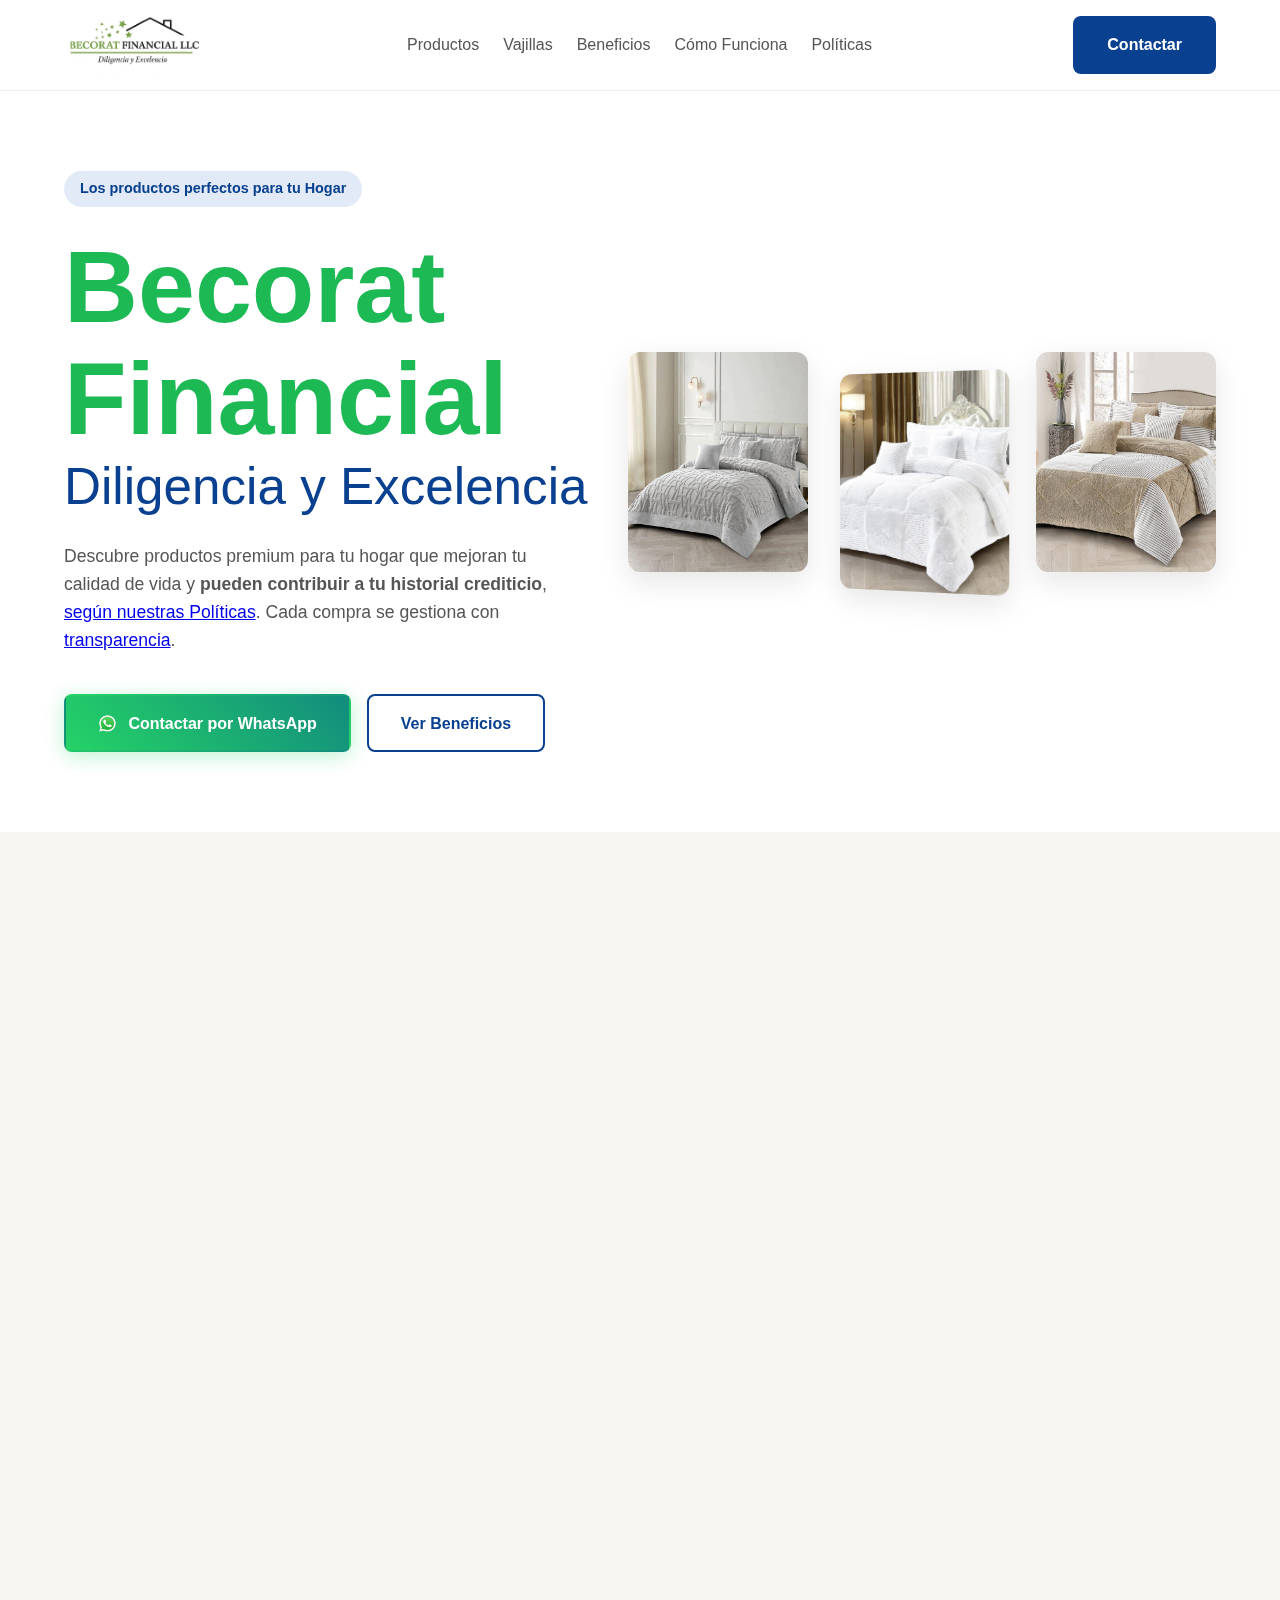
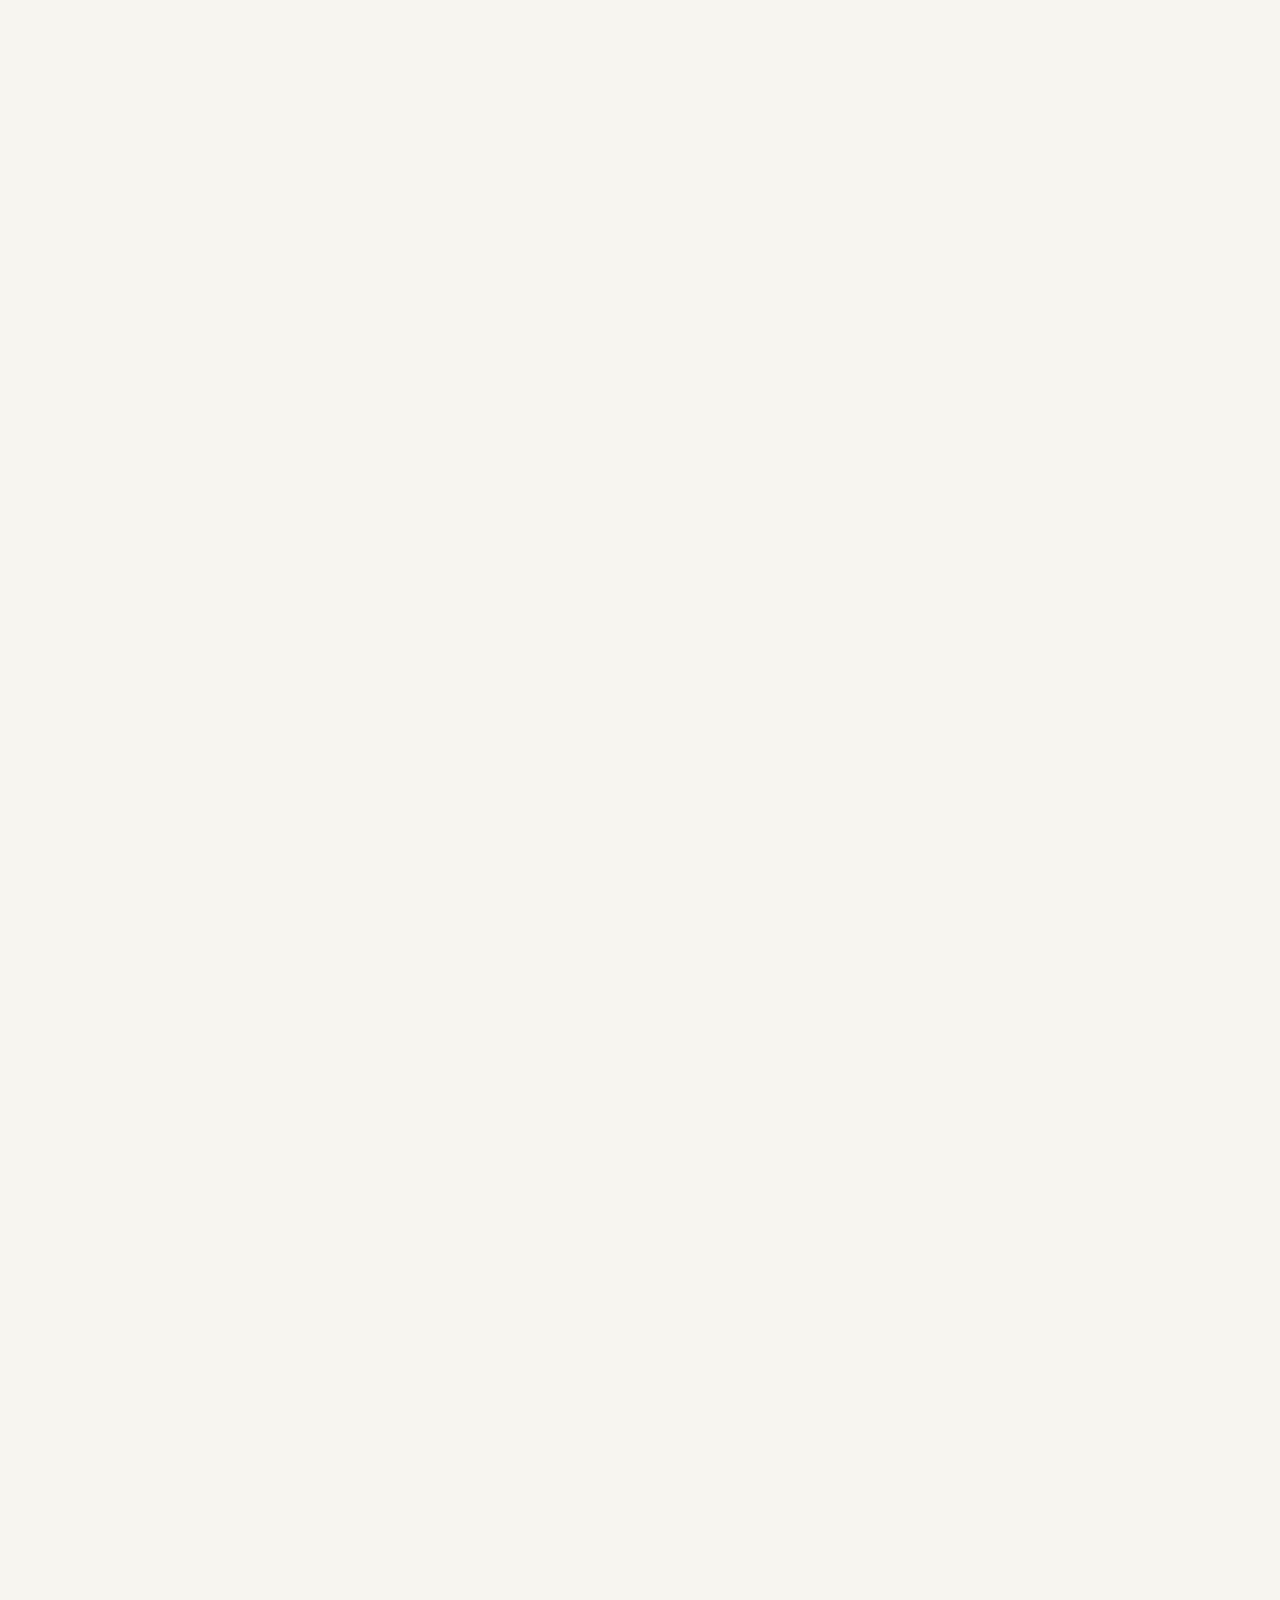
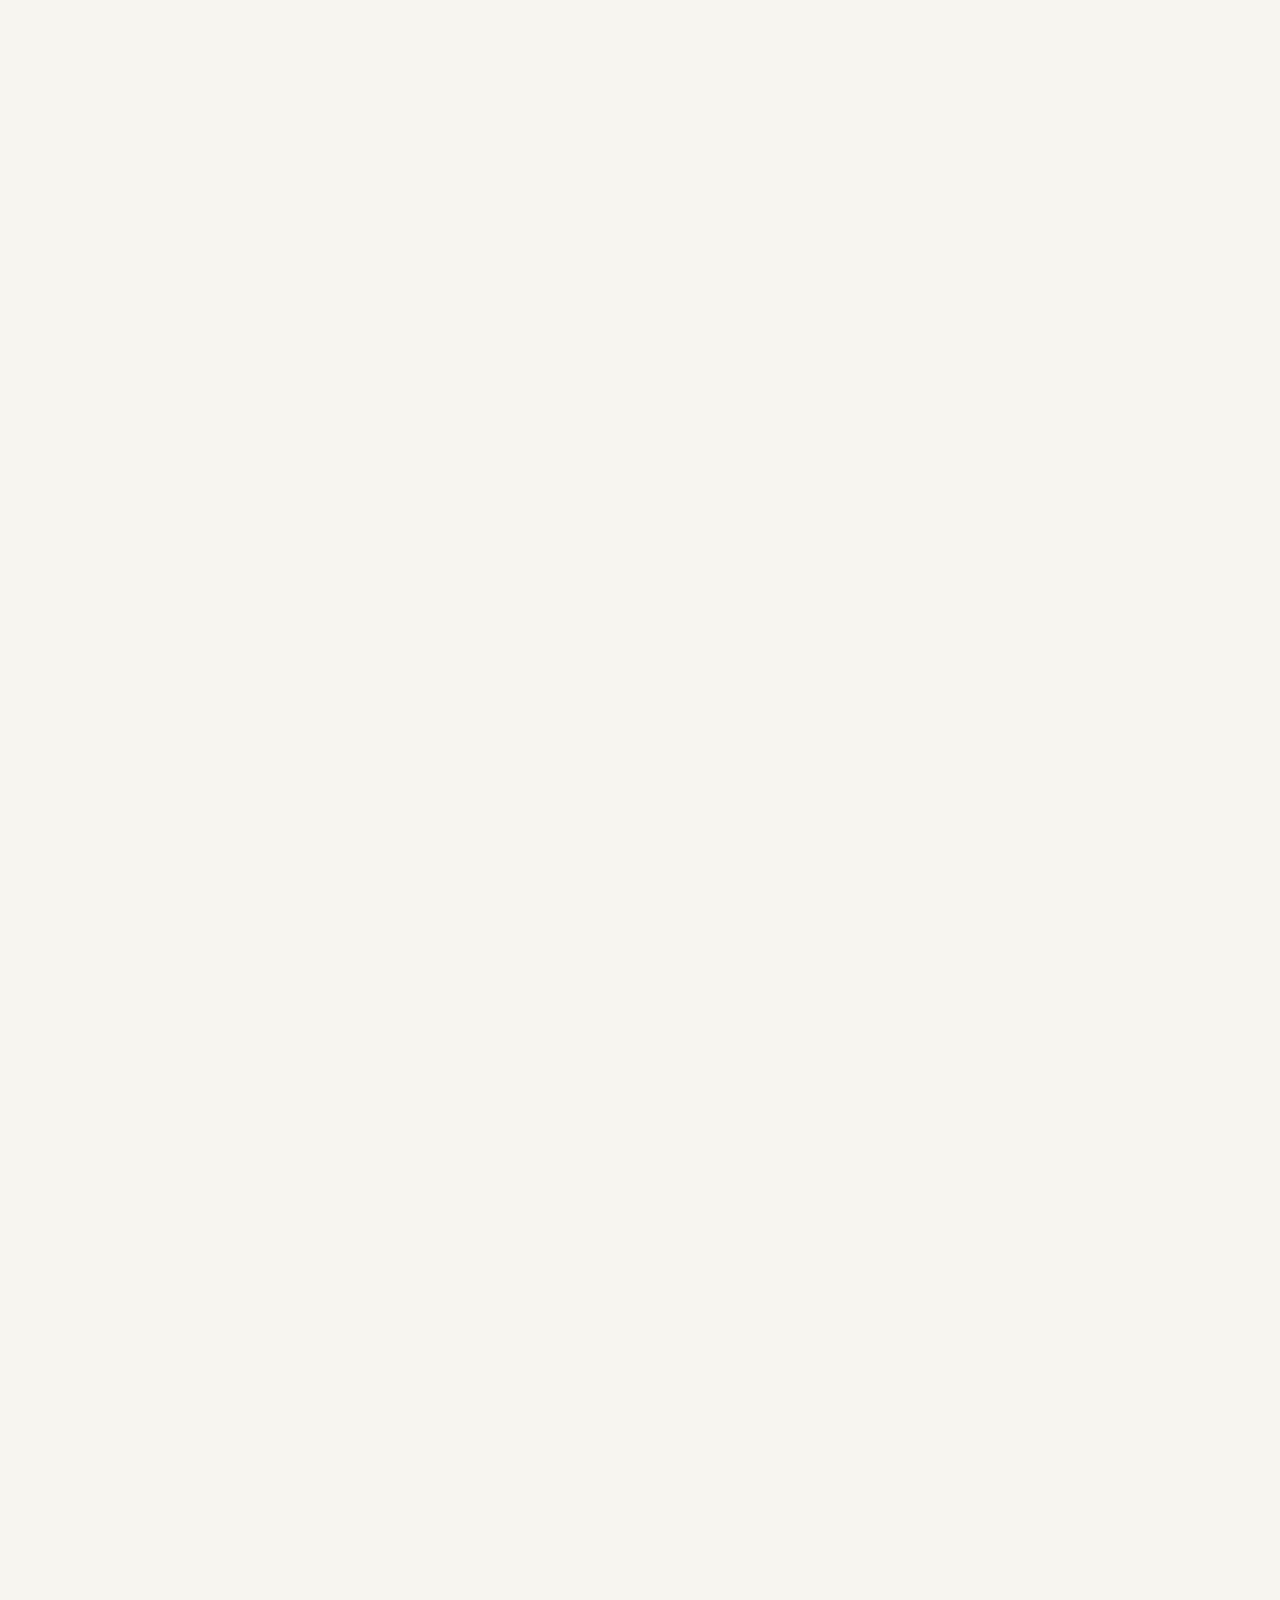
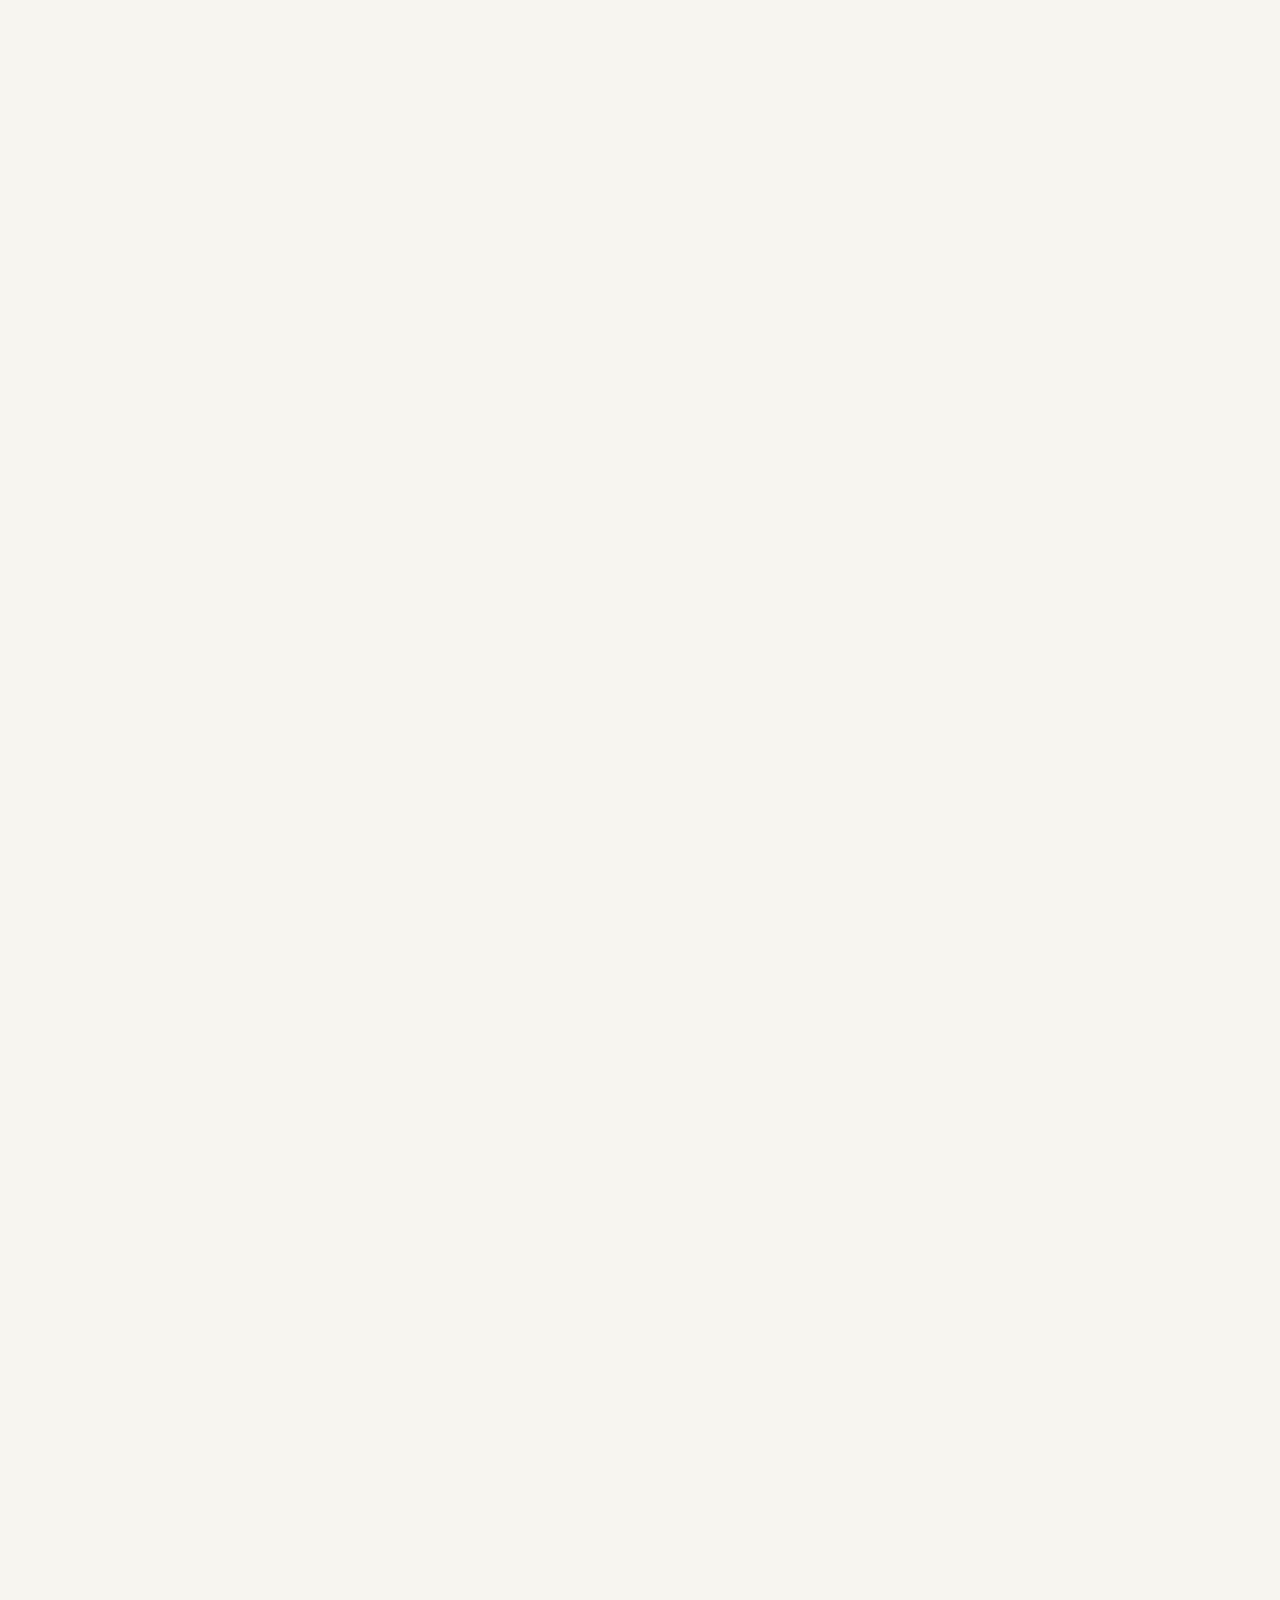
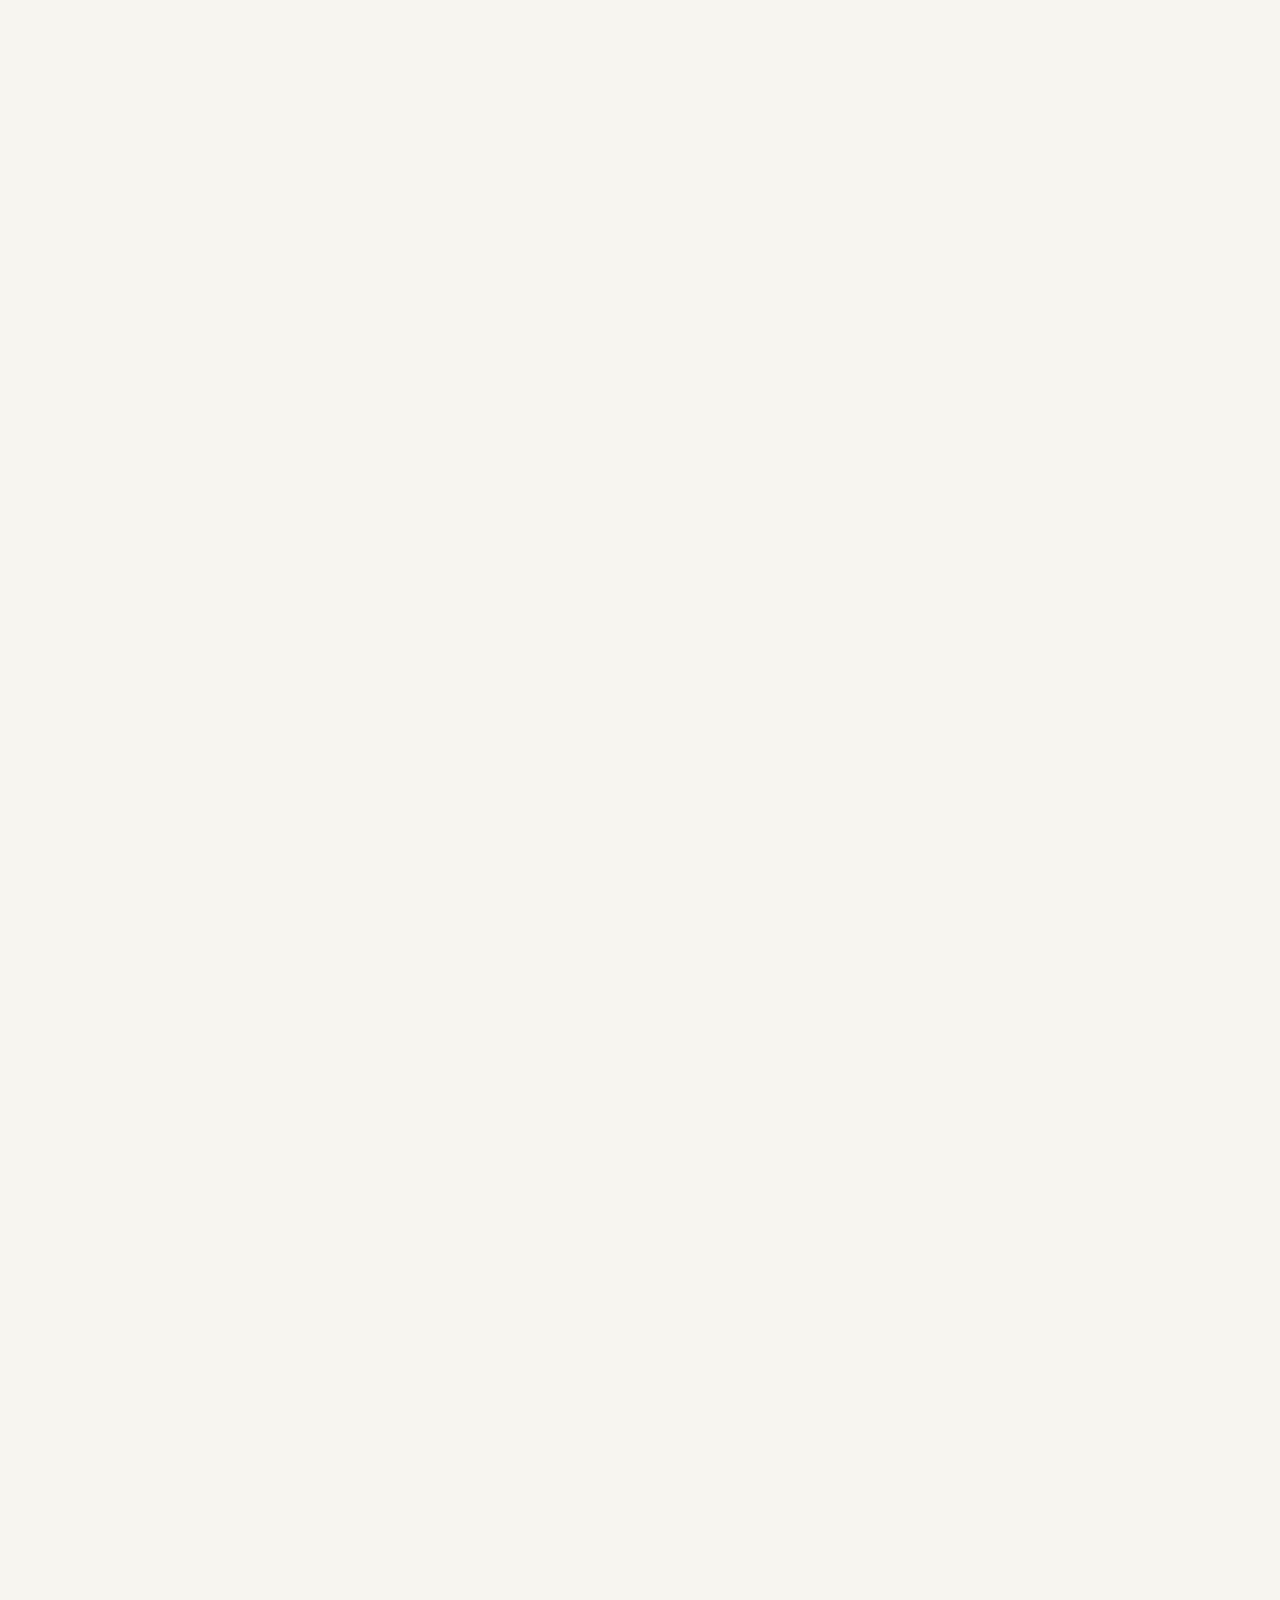
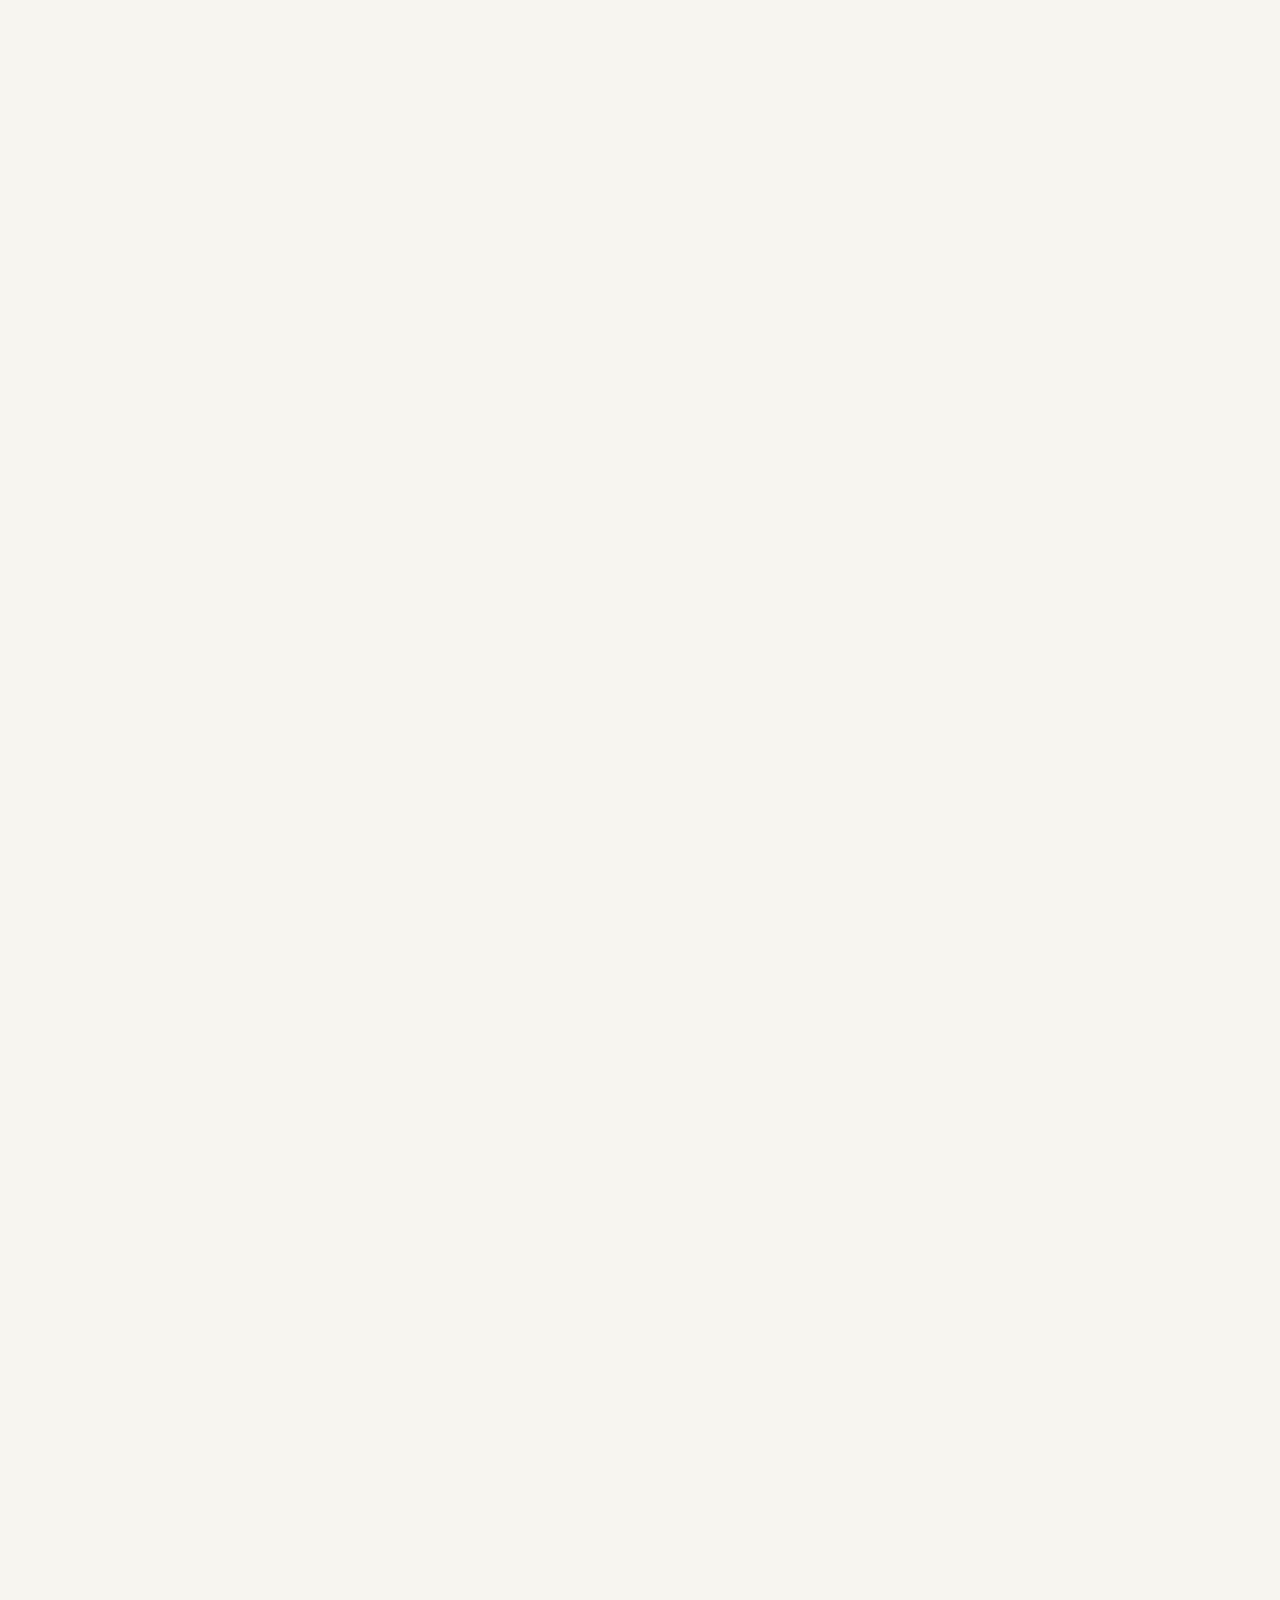
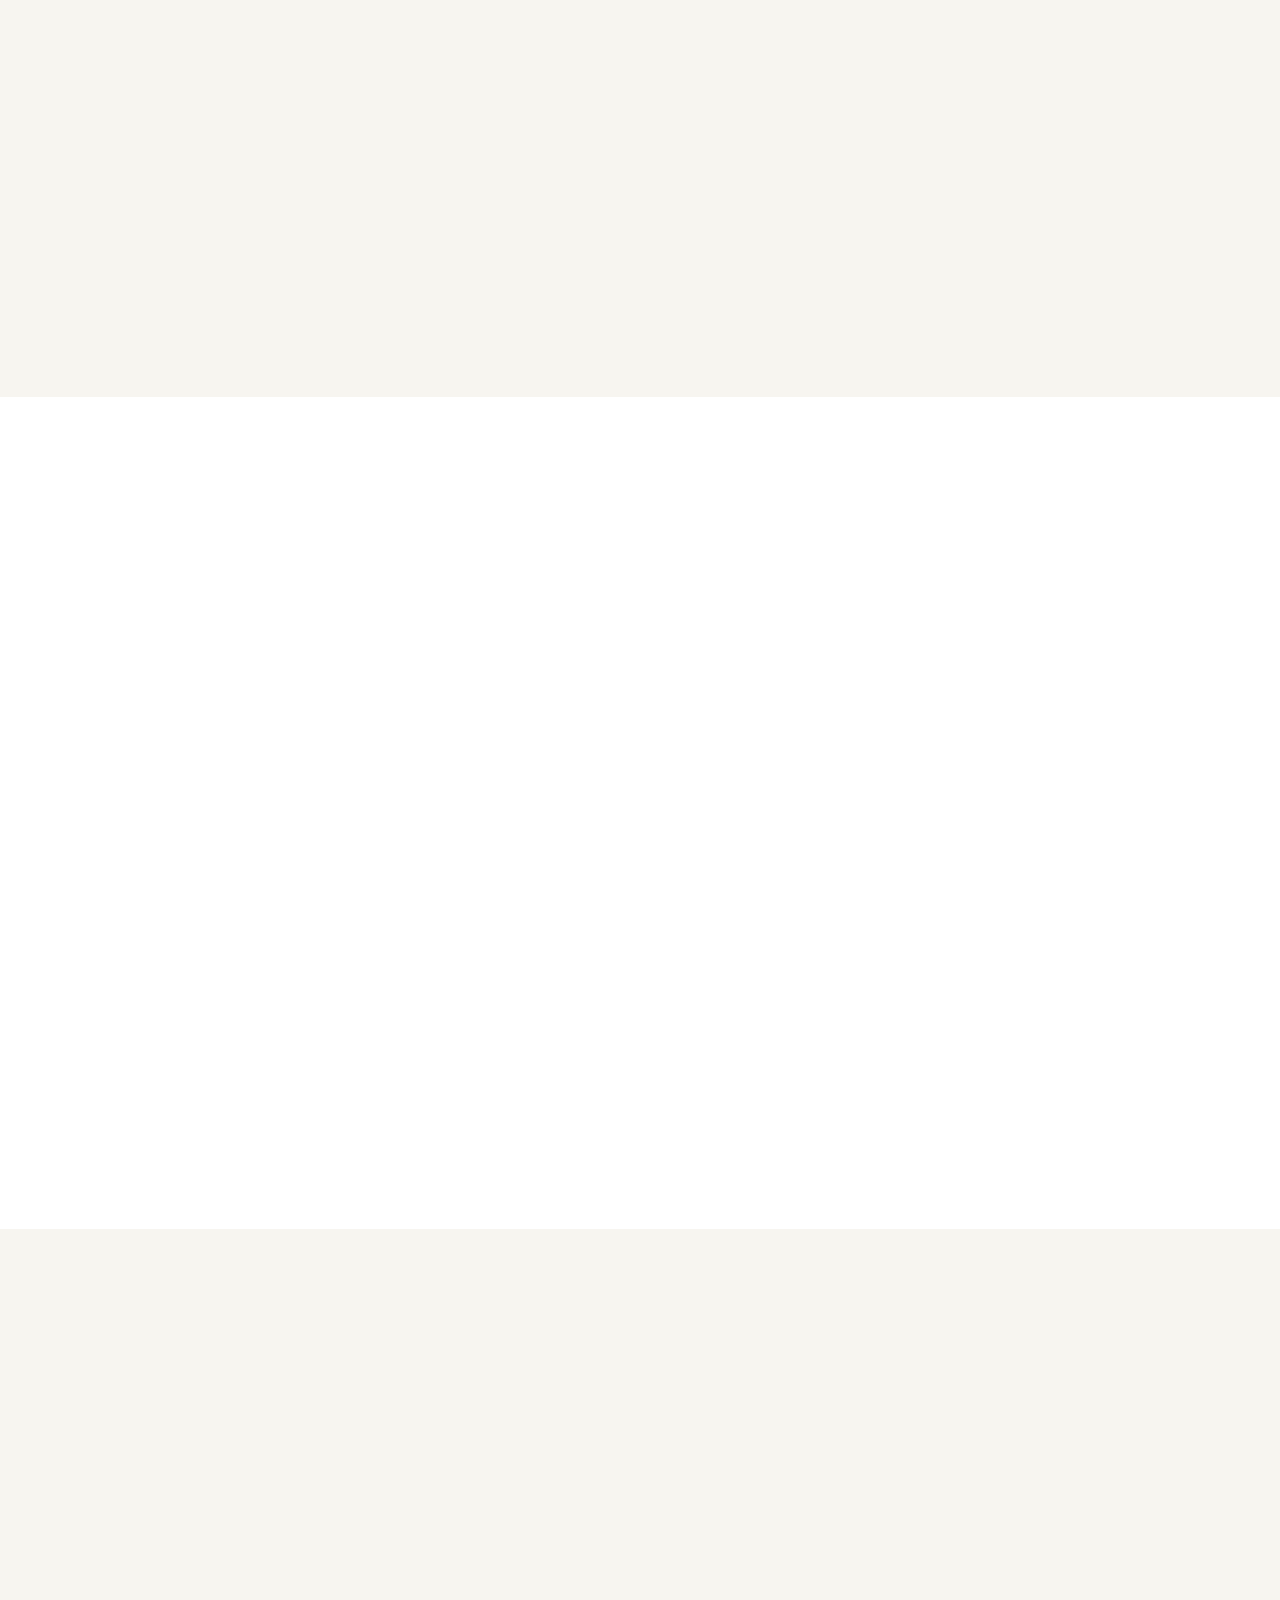
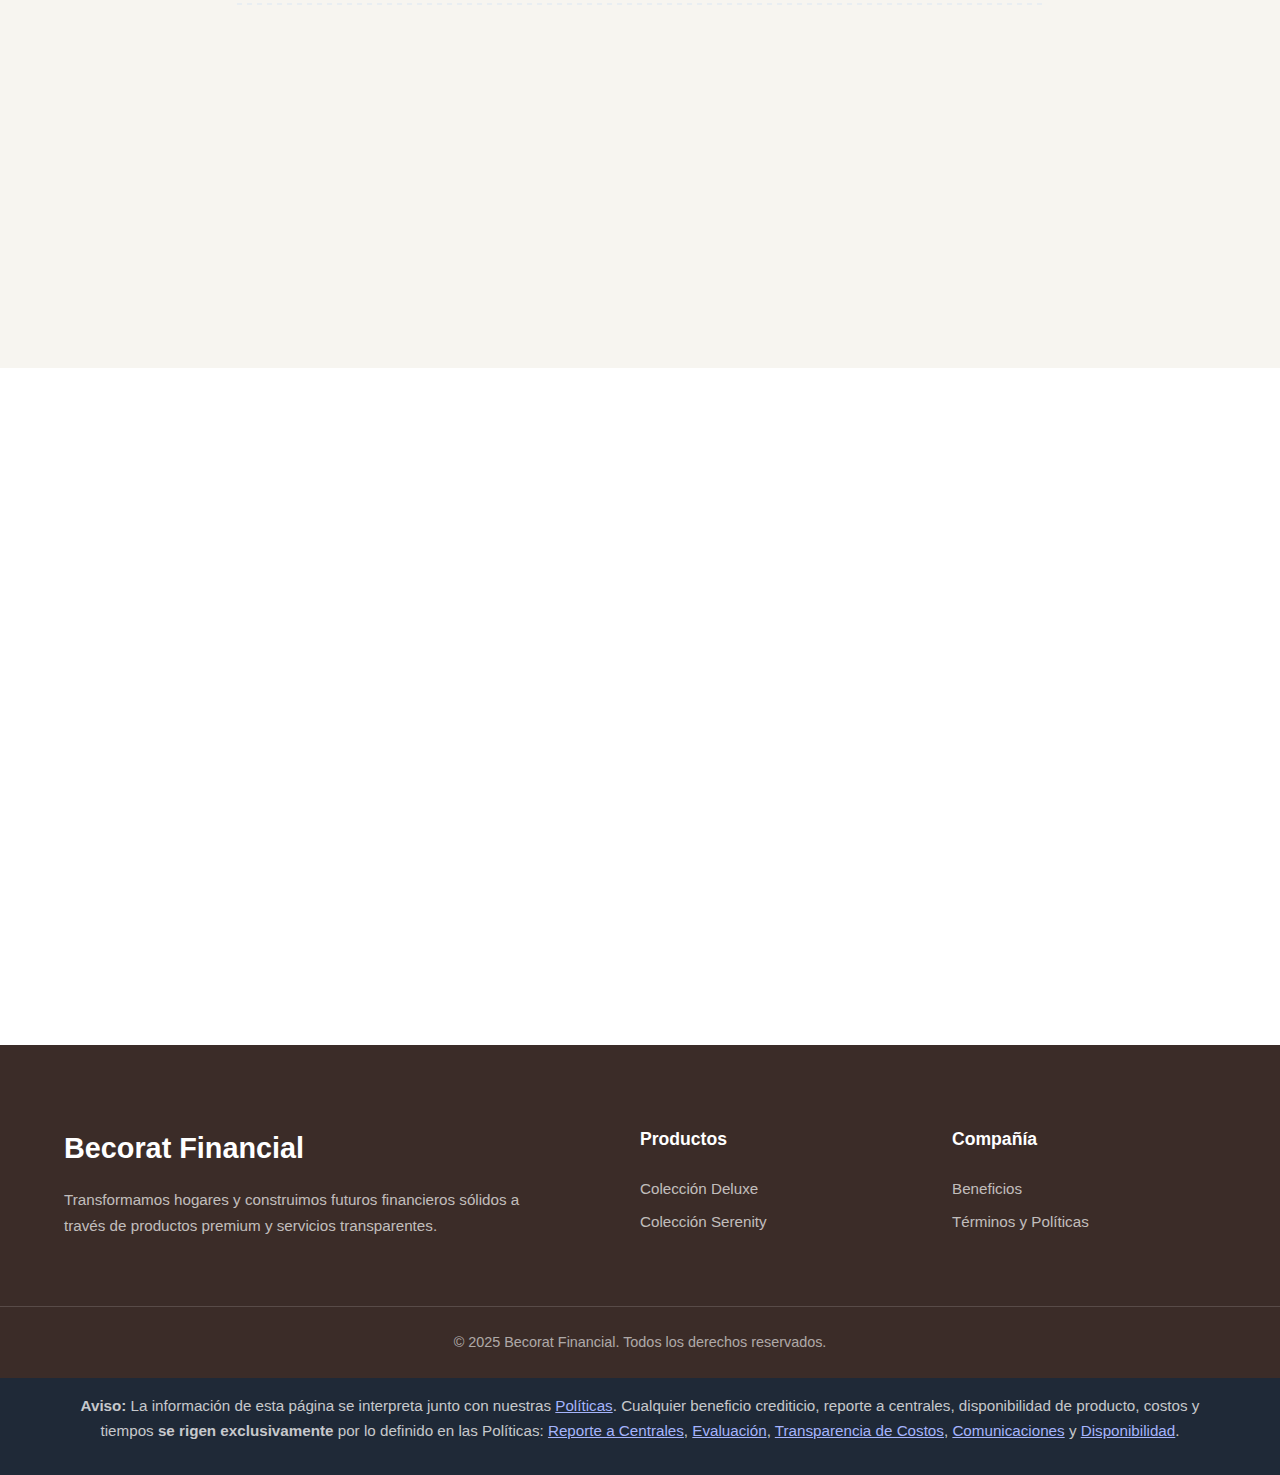
<file: index.html>
<!DOCTYPE html>
<html lang="es">
<head>
    <meta charset="UTF-8" />
    <meta name="viewport" content="width=device-width, initial-scale=2.0" />
    <title>Becorat Financial - Diligencia y Excelencia</title>
    <link rel="stylesheet" href="css/styles.css" />
</head>
<body>
    <nav class="navbar">
        <div class="container navbar__container">
            <a href="index.html" class="navbar__logo-link">
                <img src="img/logobeco.jpeg" alt="Logo de Becorat Financial" class="navbar__logo-img">
            </a>
            <div class="navbar__links">
                <a href="#productos-premium" class="navbar__link">Productos</a>
                <a href="#vajillas" class="navbar__link">Vajillas</a>
                <a href="#beneficios-crediticios" class="navbar__link">Beneficios</a>
                <a href="#como-funciona" class="navbar__link">Cómo Funciona</a>
                <a href="politicas.html" class="navbar__link">Políticas</a>
            </div>
            <a href="https://wa.link/nes4f3" target="_blank" class="btn btn--navbar">Contactar</a>
        </div>
    </nav>

    <header class="hero">
        <div class="container hero__content">
            <div class="hero__texto">
                <span class="hero__subheading">Los productos perfectos para tu Hogar</span>
               <h1 class="hero__titulo">
    <span class="hero__titulo--principal">Becorat Financial</span>
    <br>
    <span class="hero__titulo--accent">Diligencia y Excelencia</span>
</h1>
               <p class="hero__descripcion">
  Descubre productos premium para tu hogar que mejoran tu calidad de vida y <strong>pueden contribuir a tu historial crediticio</strong>, 
  <a href="politicas.html#reporte-centrales">según nuestras Políticas</a>. 
  Cada compra se gestiona con <a href="politicas.html#transparencia-costos">transparencia</a>.
</p>

                <div class="hero__botones">
                    <a href="https://wa.link/nes4f3" target="_blank" class="btn btn--whatsapp">
                        <img src="img/WhatsApp.svg.webp" alt="WhatsApp" class="btn__icon" />
                        Contactar por WhatsApp
                    </a>
                    <a href="#beneficios-crediticios" class="btn btn--outline">
                        Ver Beneficios
                    </a>
                </div>
            </div>
            <div class="hero__featured-images">
                <img src="img/imagen 18.jpeg" alt="Edredón Crema Luxe" class="hero__featured-image">
                <img src="img/imagen 10.jpeg" alt="Edredón Celeste Tacto Suave" class="hero__featured-image">
                <img src="img/imagen 23.jpeg" alt="Edredón Beige Estilo Rústico" class="hero__featured-image">
            </div>
        </div>
    </header>

    <main>
        <section class="productos-premium" id="productos-premium">
            <div class="container">
                <div class="section-header reveal">
                    <h2 class="section-header__titulo">Productos Premium para tu Hogar</h2>
                    <p class="section-header__subtexto">
                        Cada producto está cuidadosamente seleccionado para ofrecerte la máxima calidad y confort, mientras construyes un historial crediticio sólido.
                    </p>
                </div>
                <div class="productos-premium__grid">
                    
                    <div class="producto-card-full reveal">
                        <div class="producto-card-full__img-wrapper"><img src="img/imagen 1.jpeg" alt="Edredón Blanco Esencial" /></div>
                        <div class="producto-card-full__contenido">
                            <h3>Edredón Blanco Esencial <span class="stars">⭐⭐⭐⭐⭐</span><br><span class="collection">Colección Deluxe</span></h3>
                            <p class="producto-card-full__descripcion">Descubre el confort absoluto con este edredón suave y lujoso, diseñado para tu dormitorio.</p>
                            <div class="accordion">
                                <button type="button" class="accordion__button">Ver detalles y tamaños<span class="accordion__chevron"></span></button>
                                <div class="accordion__content"><ul class="accordion__list"><li>✔️ 190x230cm</li><li>✔️ 220x240cm</li><li>✔️ 260x290cm</li></ul></div>
                            </div>
                            <div class="producto-card-full__boton-wrapper"><a href="https://wa.link/nes4f3" target="_blank" class="btn btn--whatsapp btn--small"><img src="img/WhatsApp.svg.webp" alt="WhatsApp" class="btn__icon" />Contactar</a></div>
                        </div>
                    </div>

                    <div class="producto-card-full reveal">
                        <div class="producto-card-full__img-wrapper"><img src="img/imagen 2.jpeg" alt="Edredón Gris Polar a Rayas" /></div>
                        <div class="producto-card-full__contenido">
                            <h3>Edredón Gris Polar a Rayas <span class="stars">⭐⭐⭐⭐⭐</span><br><span class="collection">Colección Deluxe</span></h3>
                            <p class="producto-card-full__descripcion">Transforma tu dormitorio en un refugio acogedor con este edredón que combina un diseño atemporal con un confort moderno.</p>
                            <div class="accordion">
                                <button type="button" class="accordion__button">Ver detalles y tamaños<span class="accordion__chevron"></span></button>
                                <div class="accordion__content"><ul class="accordion__list"><li>✔️ 190x230cm</li><li>✔️ 220x240cm</li><li>✔️ 260x290cm</li></ul></div>
                            </div>
                            <div class="producto-card-full__boton-wrapper"><a href="https://wa.link/nes4f3" target="_blank" class="btn btn--whatsapp btn--small"><img src="img/WhatsApp.svg.webp" alt="WhatsApp" class="btn__icon" />Contactar</a></div>
                        </div>
                    </div>

                    <div class="producto-card-full reveal">
                        <div class="producto-card-full__img-wrapper"><img src="img/imagen 7.jpeg" alt="Edredón Crema Almendra" /></div>
                        <div class="producto-card-full__contenido">
                            <h3>Edredón Crema Almendra <span class="stars">⭐⭐⭐⭐⭐</span><br><span class="collection">Colección Deluxe</span></h3>
                            <p class="producto-card-full__descripcion">Este edredón crema de textura polar aterciopelada y franjas acanaladas aporta un toque de elegancia y calidez a tu dormitorio.</p>
                            <div class="accordion">
                                <button type="button" class="accordion__button">Ver detalles y tamaños<span class="accordion__chevron"></span></button>
                                <div class="accordion__content"><ul class="accordion__list"><li>✔️ 190x230cm</li><li>✔️ 220x240cm</li><li>✔️ 260x290cm</li></ul></div>
                            </div>
                            <div class="producto-card-full__boton-wrapper"><a href="https://wa.link/nes4f3" target="_blank" class="btn btn--whatsapp btn--small"><img src="img/WhatsApp.svg.webp" alt="WhatsApp" class="btn__icon" />Contactar</a></div>
                        </div>
                    </div>

                    <div class="producto-card-full reveal">
                        <div class="producto-card-full__img-wrapper"><img src="img/imagen 3.jpeg" alt="Edredón Mantequilla Dulce" /></div>
                        <div class="producto-card-full__contenido">
                            <h3>Edredón Mantequilla Dulce <span class="stars">⭐⭐⭐⭐⭐</span><br><span class="collection">Colección Deluxe</span></h3>
                            <p class="producto-card-full__descripcion">Con texturas suaves y franjas acanaladas, crea una atmósfera cálida y acogedora. Ideal para un entorno relajante y elegante.</p>
                             <div class="accordion">
                                <button type="button" class="accordion__button">Ver detalles y tamaños<span class="accordion__chevron"></span></button>
                                <div class="accordion__content"><ul class="accordion__list"><li>✔️ 190x230cm</li><li>✔️ 220x240cm</li><li>✔️ 260x290cm</li></ul></div>
                            </div>
                            <div class="producto-card-full__boton-wrapper"><a href="https://wa.link/nes4f3" target="_blank" class="btn btn--whatsapp btn--small"><img src="img/WhatsApp.svg.webp" alt="WhatsApp" class="btn__icon" />Contactar</a></div>
                        </div>
                    </div>

                    <div class="producto-card-full reveal">
                        <div class="producto-card-full__img-wrapper"><img src="img/imagen 4.jpeg" alt="Edredón Noche de Titanio" /></div>
                        <div class="producto-card-full__contenido">
                            <h3>Edredón Noche de Titanio <span class="stars">⭐⭐⭐⭐⭐</span><br><span class="collection">Colección Deluxe</span></h3>
                            <p class="producto-card-full__descripcion">Con su textura polar suave, este edredón gris titanio combina elegancia y confort para una atmósfera moderna y lujosa.</p>
                             <div class="accordion">
                                <button type="button" class="accordion__button">Ver detalles y tamaños<span class="accordion__chevron"></span></button>
                                <div class="accordion__content"><ul class="accordion__list"><li>✔️ 190x230cm</li><li>✔️ 220x240cm</li><li>✔️ 260x290cm</li></ul></div>
                            </div>
                            <div class="producto-card-full__boton-wrapper"><a href="https://wa.link/nes4f3" target="_blank" class="btn btn--whatsapp btn--small"><img src="img/WhatsApp.svg.webp" alt="WhatsApp" class="btn__icon" />Contactar</a></div>
                        </div>
                    </div>

                    <div class="producto-card-full reveal">
                        <div class="producto-card-full__img-wrapper"><img src="img/imagen 17.jpeg" alt="Edredón Azul Clásico" /></div>
                        <div class="producto-card-full__contenido">
                            <h3>Edredón Azul Clásico <span class="stars">⭐⭐⭐⭐⭐</span><br><span class="collection">Colección Serenity</span></h3>
                            <p class="producto-card-full__descripcion">Sumérgete en el confort de este edredón de suave microfibra azul que combina un diseño elegante con líneas sencillas.</p>
                             <div class="accordion">
                                <button type="button" class="accordion__button">Ver detalles y tamaños<span class="accordion__chevron"></span></button>
                                <div class="accordion__content"><ul class="accordion__list"><li>✔️ 190x230cm</li><li>✔️ 220x240cm</li><li>✔️ 260x290cm</li></ul></div>
                            </div>
                            <div class="producto-card-full__boton-wrapper"><a href="https://wa.link/nes4f3" target="_blank" class="btn btn--whatsapp btn--small"><img src="img/WhatsApp.svg.webp" alt="WhatsApp" class="btn__icon" />Contactar</a></div>
                        </div>
                    </div>
                    
                    <div class="producto-card-full reveal">
                        <div class="producto-card-full__img-wrapper"><img src="img/imagen 18.jpeg" alt="Edredón Gris Texturizado" /></div>
                        <div class="producto-card-full__contenido">
                            <h3>Edredón Gris Texturizado <span class="stars">⭐⭐⭐⭐⭐</span><br><span class="collection">Colección Serenity</span></h3>
                            <p class="producto-card-full__descripcion">Con un acabado texturizado de suave tacto, este edredón añade un toque de elegancia y confort a tu espacio.</p>
                             <div class="accordion">
                                <button type="button" class="accordion__button">Ver detalles y tamaños<span class="accordion__chevron"></span></button>
                                <div class="accordion__content"><ul class="accordion__list"><li>✔️ 190x230cm</li><li>✔️ 220x240cm</li><li>✔️ 260x290cm</li></ul></div>
                            </div>
                            <div class="producto-card-full__boton-wrapper"><a href="https://wa.link/nes4f3" target="_blank" class="btn btn--whatsapp btn--small"><img src="img/WhatsApp.svg.webp" alt="WhatsApp" class="btn__icon" />Contactar</a></div>
                        </div>
                    </div>

                    <div class="producto-card-full reveal">
                        <div class="producto-card-full__img-wrapper"><img src="img/imagen 19.jpeg" alt="Edredón Lunna" /></div>
                        <div class="producto-card-full__contenido">
                            <h3>Edredón Lunna <span class="stars">⭐⭐⭐⭐⭐</span><br><span class="collection">Colección Serenity</span></h3>
                            <p class="producto-card-full__descripcion">Con su suave acolchado y tonos delicados, transforma tu habitación en un refugio de relajación y sofisticación.</p>
                             <div class="accordion">
                                <button type="button" class="accordion__button">Ver detalles y tamaños<span class="accordion__chevron"></span></button>
                                <div class="accordion__content"><ul class="accordion__list"><li>✔️ 190x230cm</li><li>✔️ 220x240cm</li><li>✔️ 260x290cm</li></ul></div>
                            </div>
                            <div class="producto-card-full__boton-wrapper"><a href="https://wa.link/nes4f3" target="_blank" class="btn btn--whatsapp btn--small"><img src="img/WhatsApp.svg.webp" alt="WhatsApp" class="btn__icon" />Contactar</a></div>
                        </div>
                    </div>

                    <div class="producto-card-full reveal">
                        <div class="producto-card-full__img-wrapper"><img src="img/imagen 20.jpeg" alt="Edredón Rosa Pastel" /></div>
                        <div class="producto-card-full__contenido">
                            <h3>Edredón Rosa Pastel <span class="stars">⭐⭐⭐⭐⭐</span><br><span class="collection">Colección Serenity</span></h3>
                            <p class="producto-card-full__descripcion">Con un delicado tono rosa y una textura acolchonada, este edredón asegura un descanso placentero y un ambiente acogedor.</p>
                             <div class="accordion">
                                <button type="button" class="accordion__button">Ver detalles y tamaños<span class="accordion__chevron"></span></button>
                                <div class="accordion__content"><ul class="accordion__list"><li>✔️ 190x230cm</li><li>✔️ 220x240cm</li><li>✔️ 260x290cm</li></ul></div>
                            </div>
                            <div class="producto-card-full__boton-wrapper"><a href="https://wa.me/57XXXXXXXXX" target="_blank" class="btn btn--whatsapp btn--small"><img src="img/WhatsApp.svg.webp" alt="WhatsApp" class="btn__icon" />Contactar</a></div>
                        </div>
                    </div>
                    
                    <div class="producto-card-full reveal">
                        <div class="producto-card-full__img-wrapper"><img src="img/imagen 21.jpeg" alt="Edredón Blanco Relax" /></div>
                        <div class="producto-card-full__contenido">
                            <h3>Edredón Blanco Relax <span class="stars">⭐⭐⭐⭐⭐</span><br><span class="collection">Colección Serenity</span></h3>
                            <p class="producto-card-full__descripcion">Con un diseño texturizado y un suave tono blanco, este diseño edredón transforma tu espacio en un refugio de descanso.</p>
                             <div class="accordion">
                                <button type="button" class="accordion__button">Ver detalles y tamaños<span class="accordion__chevron"></span></button>
                                <div class="accordion__content"><ul class="accordion__list"><li>✔️ 190x230cm</li><li>✔️ 220x240cm</li><li>✔️ 260x290cm</li></ul></div>
                            </div>
                            <div class="producto-card-full__boton-wrapper"><a href="https://wa.link/nes4f3" target="_blank" class="btn btn--whatsapp btn--small"><img src="img/WhatsApp.svg.webp" alt="WhatsApp" class="btn__icon" />Contactar</a></div>
                        </div>
                    </div>
                    
                    <div class="producto-card-full reveal">
                        <div class="producto-card-full__img-wrapper"><img src="img/imagen 22.jpeg" alt="Edredón Noche Serena" /></div>
                        <div class="producto-card-full__contenido">
                            <h3>Edredón Noche Serena <span class="stars">⭐⭐⭐⭐⭐</span><br><span class="collection">Colección Serenity</span></h3>
                            <p class="producto-card-full__descripcion">Con un diseño minimalista y suave tono blanco, este edredón brinda una textura cómoda que favorece un descanso profundo.</p>
                             <div class="accordion">
                                <button type="button" class="accordion__button">Ver detalles y tamaños<span class="accordion__chevron"></span></button>
                                <div class="accordion__content"><ul class="accordion__list"><li>✔️ 190x230cm</li><li>✔️ 220x240cm</li><li>✔️ 260x290cm</li></ul></div>
                            </div>
                            <div class="producto-card-full__boton-wrapper"><a href="https://wa.link/nes4f3" target="_blank" class="btn btn--whatsapp btn--small"><img src="img/WhatsApp.svg.webp" alt="WhatsApp" class="btn__icon" />Contactar</a></div>
                        </div>
                    </div>
                    
                    <div class="producto-card-full reveal">
                        <div class="producto-card-full__img-wrapper"><img src="img/imagen 24.jpeg" alt="Edredón Floral Gris" /></div>
                        <div class="producto-card-full__contenido">
                            <h3>Edredón Floral Gris <span class="stars">⭐⭐⭐⭐⭐</span><br><span class="collection">Colección Serenity</span></h3>
                            <p class="producto-card-full__descripcion">Este edredón en tonos blancos y grises, con su diseño elegante, envuelve tu espacio en suavidad y distinción.</p>
                             <div class="accordion">
                                <button type="button" class="accordion__button">Ver detalles y tamaños<span class="accordion__chevron"></span></button>
                                <div class="accordion__content"><ul class="accordion__list"><li>✔️ 190x230cm</li><li>✔️ 220x240cm</li><li>✔️ 260x290cm</li></ul></div>
                            </div>
                            <div class="producto-card-full__boton-wrapper"><a href="https://wa.link/nes4f3" target="_blank" class="btn btn--whatsapp btn--small"><img src="img/WhatsApp.svg.webp" alt="WhatsApp" class="btn__icon" />Contactar</a></div>
                        </div>
                    </div>
                    
                    <div class="producto-card-full reveal">
                        <div class="producto-card-full__img-wrapper"><img src="img/imagen 25.jpeg" alt="Edredón Floral elegante" /></div>
                        <div class="producto-card-full__contenido">
                            <h3>Edredón Floral <span class="stars">⭐⭐⭐⭐⭐</span><br><span class="collection">Colección Serenity</span></h3>
                            <p class="producto-card-full__descripcion">Con detalles florales en tonos suaves, este edredón blanco transforma tu habitación en un refugio de calma.</p>
                             <div class="accordion">
                                <button type="button" class="accordion__button">Ver detalles y tamaños<span class="accordion__chevron"></span></button>
                                <div class="accordion__content"><ul class="accordion__list"><li>✔️ 190x230cm</li><li>✔️ 220x240cm</li><li>✔️ 260x290cm</li></ul></div>
                            </div>
                            <div class="producto-card-full__boton-wrapper"><a href="https://wa.link/nes4f3" target="_blank" class="btn btn--whatsapp btn--small"><img src="img/WhatsApp.svg.webp" alt="WhatsApp" class="btn__icon" />Contactar</a></div>
                        </div>
                    </div>
                    
                    <div class="producto-card-full reveal">
                        <div class="producto-card-full__img-wrapper"><img src="img/imagen 27.jpeg" alt="Edredón Serenity Floral" /></div>
                        <div class="producto-card-full__contenido">
                            <h3>Edredón Serenity Floral <span class="stars">⭐⭐⭐⭐⭐</span><br><span class="collection">Colección Serenity</span></h3>
                            <p class="producto-card-full__descripcion">Este edredón blanco de alta suavidad y diseño exclusivo con bordado, brinda un descanso profundo y relajante.</p>
                             <div class="accordion">
                                <button type="button" class="accordion__button">Ver detalles y tamaños<span class="accordion__chevron"></span></button>
                                <div class="accordion__content"><ul class="accordion__list"><li>✔️ 190x230cm</li><li>✔️ 220x240cm</li><li>✔️ 260x290cm</li></ul></div>
                            </div>
                            <div class="producto-card-full__boton-wrapper"><a href="https://wa.link/nes4f3" target="_blank" class="btn btn--whatsapp btn--small"><img src="img/WhatsApp.svg.webp" alt="WhatsApp" class="btn__icon" />Contactar</a></div>
                        </div>
                    </div>
                  
                    <div class="producto-card-full reveal">
                        <div class="producto-card-full__img-wrapper"><img src="img/imagen 28.jpeg" alt="Edredón Beige Floral" /></div>
                        <div class="producto-card-full__contenido">
                            <h3>Edredón Beige Floral <span class="stars">⭐⭐⭐⭐⭐</span><br><span class="collection">Colección Serenity</span></h3>
                            <p class="producto-card-full__descripcion">Elegancia y confort en este edredón beige. Su sutil patrón floral con relieve brinda una textura única y un toque de sofisticación a tu espacio.</p>
                             <div class="accordion">
                                <button type="button" class="accordion__button">Ver detalles y tamaños<span class="accordion__chevron"></span></button>
                                <div class="accordion__content"><ul class="accordion__list"><li>✔️ 190x230cm</li><li>✔️ 220x240cm</li><li>✔️ 260x290cm</li></ul></div>
                            </div>
                            <div class="producto-card-full__boton-wrapper"><a href="https://wa.link/nes4f3" target="_blank" class="btn btn--whatsapp btn--small"><img src="img/WhatsApp.svg.webp" alt="WhatsApp" class="btn__icon" />Contactar</a></div>
                        </div>
                    </div>

                     <div class="producto-card-full reveal">
                        <div class="producto-card-full__img-wrapper"><img src="img/imagen 16.jpeg" alt="Edredón Beige Striado" /></div>
                        <div class="producto-card-full__contenido">
                            <h3>Edredón Beige Striado <span class="stars">⭐⭐⭐⭐⭐</span><br><span class="collection">Colección Serenity</span></h3>
                            <p class="producto-card-full__descripcion">Envuelve tus sentidos en una calidez inigualable. La textura acanalada de este edredón no solo es atractiva, sino que también promete un descanso profundo y acogedor.</p>
                             <div class="accordion">
                                <button type="button" class="accordion__button">Ver detalles y tamaños<span class="accordion__chevron"></span></button>
                                <div class="accordion__content"><ul class="accordion__list"><li>✔️ 190x230cm</li><li>✔️ 220x240cm</li><li>✔️ 260x290cm</li></ul></div>
                            </div>
                            <div class="producto-card-full__boton-wrapper"><a href="https://wa.link/nes4f3" target="_blank" class="btn btn--whatsapp btn--small"><img src="img/WhatsApp.svg.webp" alt="WhatsApp" class="btn__icon" />Contactar</a></div>
                        </div>
                    </div>

                     
                      <div class="producto-card-full reveal">
                        <div class="producto-card-full__img-wrapper"><img src="img/imagen 31.jpeg" alt="Edredón Floral Elegante" /></div>
                        <div class="producto-card-full__contenido">
                            <h3>Edredón Floral Elegante<span class="stars">⭐⭐⭐⭐⭐</span><br><span class="collection">Colección Serenity</span></h3>
                            <p class="producto-card-full__descripcion">La belleza reside en los detalles. Este edredón te cautivará con su fino bordado floral y sus sutiles toques de color, aportando un encanto único y delicado a tu cama.</p>
                             <div class="accordion">
                                <button type="button" class="accordion__button">Ver detalles y tamaños<span class="accordion__chevron"></span></button>
                                <div class="accordion__content"><ul class="accordion__list"><li>✔️ 190x230cm</li><li>✔️ 220x240cm</li><li>✔️ 260x290cm</li></ul></div>
                            </div>
                            <div class="producto-card-full__boton-wrapper"><a href="https://wa.link/nes4f3" target="_blank" class="btn btn--whatsapp btn--small"><img src="img/WhatsApp.svg.webp" alt="WhatsApp" class="btn__icon" />Contactar</a></div>
                        </div>
                    </div>

                  

                      <div class="producto-card-full reveal">
                        <div class="producto-card-full__img-wrapper"><img src="img/imagen 5.jpeg" alt="Edredón Eclipse Urbano" /></div>
                        <div class="producto-card-full__contenido">
                            <h3>Edredón Eclipse Urbano<span class="stars">⭐⭐⭐⭐⭐</span><br><span class="collection">Colección Signature</span></h3>
                            <p class="producto-card-full__descripcion">Captura la esencia del diseño urbano y contemporáneo. Este edredón crea un fuerte impacto visual al combinar bloques de felpa negra con una dinámica textura de rayas.</p>
                             <div class="accordion">
                                <button type="button" class="accordion__button">Ver detalles y tamaños<span class="accordion__chevron"></span></button>
                                <div class="accordion__content"><ul class="accordion__list"><li>✔️ 190x230cm</li><li>✔️ 220x240cm</li><li>✔️ 260x290cm</li></ul></div>
                            </div>
                            <div class="producto-card-full__boton-wrapper"><a href="https://wa.link/nes4f3" target="_blank" class="btn btn--whatsapp btn--small"><img src="img/WhatsApp.svg.webp" alt="WhatsApp" class="btn__icon" />Contactar</a></div>
                        </div>
                    </div>


                      <div class="producto-card-full reveal">
                        <div class="producto-card-full__img-wrapper"><img src="img/imagen 12.jpeg" alt="Edredón Niebla de Invierno" /></div>
                        <div class="producto-card-full__contenido">
                            <h3>Edredón Niebla de Invierno<span class="stars">⭐⭐⭐⭐⭐</span><br><span class="collection">Colección Signature</span></h3>
                            <p class="producto-card-full__descripcion">La máxima expresión de lujo y serenidad. Este edredón en blanco puro combina sutiles paneles de texturas afelpadas que te invitan a un descanso celestial y sofisticado.</p>
                             <div class="accordion">
                                <button type="button" class="accordion__button">Ver detalles y tamaños<span class="accordion__chevron"></span></button>
                                <div class="accordion__content"><ul class="accordion__list"><li>✔️ 190x230cm</li><li>✔️ 220x240cm</li><li>✔️ 260x290cm</li></ul></div>
                            </div>
                            <div class="producto-card-full__boton-wrapper"><a href="https://wa.link/nes4f3" target="_blank" class="btn btn--whatsapp btn--small"><img src="img/WhatsApp.svg.webp" alt="WhatsApp" class="btn__icon" />Contactar</a></div>
                        </div>
                    </div>

                    
                      <div class="producto-card-full reveal">
                        <div class="producto-card-full__img-wrapper"><img src="img/imagen 15.jpeg" alt="Edredón rosa de lujo" /></div>
                        <div class="producto-card-full__contenido">
                            <h3>Edredón rosa de lujo<span class="stars">⭐⭐⭐⭐⭐</span><br><span class="collection">Colección Signature</span></h3>
                            <p class="producto-card-full__descripcion">Añade un toque de lujo y encanto sofisticado a tu habitación. Este edredón combina paneles de felpa suave y una rica textura tejida en un elegante y cálido tono rosa.</p>
                             <div class="accordion">
                                <button type="button" class="accordion__button">Ver detalles y tamaños<span class="accordion__chevron"></span></button>
                                <div class="accordion__content"><ul class="accordion__list"><li>✔️ 190x230cm</li><li>✔️ 220x240cm</li><li>✔️ 260x290cm</li></ul></div>
                            </div>
                            <div class="producto-card-full__boton-wrapper"><a href="https://wa.link/nes4f3" target="_blank" class="btn btn--whatsapp btn--small"><img src="img/WhatsApp.svg.webp" alt="WhatsApp" class="btn__icon" />Contactar</a></div>
                        </div>
                    </div>
                  
                        <div class="producto-card-full reveal">
                        <div class="producto-card-full__img-wrapper"><img src="img/imagen 30.jpeg" alt="Edredón Gris Sofisticado" /></div>
                        <div class="producto-card-full__contenido">
                            <h3>Edredón Gris Sofisticado<span class="stars">⭐⭐⭐⭐⭐</span><br><span class="collection">Colección Signature</span></h3>
                            <p class="producto-card-full__descripcion">La elegancia atemporal define a este edredón. Su intrincado patrón en relieve sobre un sereno tono gris, aporta una sofisticación clásica y refinada a cualquier habitación.</p>
                             <div class="accordion">
                                <button type="button" class="accordion__button">Ver detalles y tamaños<span class="accordion__chevron"></span></button>
                                <div class="accordion__content"><ul class="accordion__list"><li>✔️ 190x230cm</li><li>✔️ 220x240cm</li><li>✔️ 260x290cm</li></ul></div>
                            </div>
                            <div class="producto-card-full__boton-wrapper"><a href="https://wa.link/nes4f3" target="_blank" class="btn btn--whatsapp btn--small"><img src="img/WhatsApp.svg.webp" alt="WhatsApp" class="btn__icon" />Contactar</a></div>
                        </div>
                    </div>
                    <!-- ===================== SÁBANAS ===================== -->
<div class="producto-card-full reveal">
  <div class="producto-card-full__img-wrapper">
    <img src="img/sabana1.jpg" alt="Sábana Rosa Pastel" loading="lazy">
  </div>
  <div class="producto-card-full__contenido">
    <h3>Sábana Primavera Serena <span class="stars">⭐⭐⭐⭐⭐</span><br><span class="collection">Colección Confort</span></h3>
    <p class="producto-card-full__descripcion">La suavidad y frescura de su delicado tono rosa llenan el ambiente de dulzura y calidez, convirtiéndose en la elección ideal para aportar un aire romántico y acogedor a tu habitación</p>
    <div class="accordion">
      <button type="button" class="accordion__button">Características<span class="accordion__chevron"></span></button>
      <div class="accordion__content">
        <ul class="accordion__list">
          ✔️ 190x230cm</li><li>✔️ 220x240cm</li><li>✔️ 260x290cm
        </ul>
      </div>
    </div>
    <div class="producto-card-full__boton-wrapper">
      <a href="https://wa.link/nes4f3" target="_blank" rel="noopener noreferrer" class="btn btn--whatsapp btn--small">
        <img src="img/WhatsApp.svg.webp" alt="WhatsApp" class="btn__icon" />Consultar por WhatsApp
      </a>
    </div>
  </div>
</div>

<div class="producto-card-full reveal">
  <div class="producto-card-full__img-wrapper">
    <img src="img/sabana2.jpg" alt="Sábana Gris Elegante" loading="lazy">
  </div>
  <div class="producto-card-full__contenido">
    <h3>Sábana Azul Serenity <span class="stars">⭐⭐⭐⭐⭐</span><br><span class="collection">Colección Boston</span></h3>
    <p class="producto-card-full__descripcion">Un toque suave en azul claro que envuelve el espacio con frescura y serenidad, creando una atmósfera relajante que aporta calma y armonía a tu dormitorio.</p>
    <div class="accordion">
      <button type="button" class="accordion__button">Características<span class="accordion__chevron"></span></button>
      <div class="accordion__content">
        <ul class="accordion__list">
         ✔️ 190x230cm</li><li>✔️ 220x240cm</li><li>✔️ 260x290cm
        </ul>
      </div>
    </div>
    <div class="producto-card-full__boton-wrapper">
      <a href="https://wa.link/nes4f3" target="_blank" rel="noopener noreferrer" class="btn btn--whatsapp btn--small">
        <img src="img/WhatsApp.svg.webp" alt="WhatsApp" class="btn__icon" />Consultar por WhatsApp
      </a>
    </div>
  </div>
</div>

<div class="producto-card-full reveal">
  <div class="producto-card-full__img-wrapper">
    <img src="img/sabana3.jpg" alt="Sábana Azul Serenity" loading="lazy">
  </div>
  <div class="producto-card-full__contenido">
    <h3>Sábana Gris Elegante <span class="stars">⭐⭐⭐⭐⭐</span><br><span class="collection">Colección Boston</span></h3>
    <p class="producto-card-full__descripcion">Con un toque suave en azul claro, este diseño aporta frescura y tranquilidad, llenando tu dormitorio de calma y creando un ambiente ideal para el descanso y la relajación.</p>
    <div class="accordion">
      <button type="button" class="accordion__button">Características<span class="accordion__chevron"></span></button>
      <div class="accordion__content">
        <ul class="accordion__list">
        ✔️ 190x230cm</li><li>✔️ 220x240cm</li><li>✔️ 260x290cm
        </ul>
      </div>
    </div>
    <div class="producto-card-full__boton-wrapper">
      <a href="https://wa.link/nes4f3" target="_blank" rel="noopener noreferrer" class="btn btn--whatsapp btn--small">
        <img src="img/WhatsApp.svg.webp" alt="WhatsApp" class="btn__icon" />Consultar por WhatsApp
      </a>
    </div>
  </div>
</div>

<div class="producto-card-full reveal">
  <div class="producto-card-full__img-wrapper">
    <img src="img/sabana4.jpg" alt="Sábana Floral Elegance" loading="lazy">
  </div>
  <div class="producto-card-full__contenido">
    <h3>Sábana Floral Elegance <span class="stars">⭐⭐⭐⭐⭐</span><br><span class="collection">Colección Royale</span></h3>
    <p class="producto-card-full__descripcion">Estampado floral delicado en contraste, que aporta un aire romántico y sofisticado. Una prenda clásica y atemporal, diseñada para resaltar la elegancia femenina en cada ocasión.</p>
    <div class="accordion">
      <button type="button" class="accordion__button">Características<span class="accordion__chevron"></span></button>
      <div class="accordion__content">
        <ul class="accordion__list">
      ✔️ 190x230cm</li><li>✔️ 220x240cm</li><li>✔️ 260x290cm
        </ul>
      </div>
    </div>
    <div class="producto-card-full__boton-wrapper">
      <a href="https://wa.link/nes4f3" target="_blank" rel="noopener noreferrer" class="btn btn--whatsapp btn--small">
        <img src="img/WhatsApp.svg.webp" alt="WhatsApp" class="btn__icon" />Consultar por WhatsApp
      </a>
    </div>
  </div>
</div>
<!-- =================== /SÁBANAS =================== -->
</sections>
        </div><!-- /.productos-premium__grid -->
            </div><!-- /.container -->
        </section><!-- /#productos-premium -->

        <!-- ===================== VAJILLAS ===================== -->
        <section class="vajillas" id="vajillas">
          <div class="container">
            <div class="section-header reveal">
              <h2 class="section-header__titulo">Vajillas Premium para tu Mesa</h2>
              <p class="section-header__subtexto">
                Dale elegancia y estilo a cada ocasión con nuestras vajillas de diseño exclusivo.
              </p>
            </div>

            <div class="productos-premium__grid">
              <!-- SET 1: Blanca Marfil (loza1 + loza2) -->
              <div class="producto-card-full reveal">
                <div class="producto-card-full__img-wrapper">
                  <img src="img/loza1.jpg" data-alt="img/loza2.jpg" alt="Vajilla Blanca Marfil" loading="lazy" class="img-swap">
                </div>
                <div class="producto-card-full__contenido">
                  <h3>Vajilla Blanca Marfil <span class="stars">⭐⭐⭐⭐⭐</span><br><span class="collection">Colección Mesa</span></h3>
                  <p class="producto-card-full__descripcion">Diseño atemporal y minimalista que combina con cualquier ambiente.</p>
                  <div class="accordion">
                    <button type="button" class="accordion__button">Características<span class="accordion__chevron"></span></button>
                    <div class="accordion__content">
                      <ul class="accordion__list">
                        <li>✔️ Estilo versátil</li>
                        <li>✔️ Acabado suave</li>
                        <li>✔️ Ideal para diario y ocasiones</li>
                      </ul>
                    </div>
                  </div>
                  <div class="producto-card-full__boton-wrapper">
                    <a href="https://wa.link/nes4f3" target="_blank" rel="noopener noreferrer" class="btn btn--whatsapp btn--small">
                      <img src="img/WhatsApp.svg.webp" alt="WhatsApp" class="btn__icon" />Consultar por WhatsApp
                    </a>
                  </div>
                </div>
              </div>

              <!-- SET 2: Puntos Azules (loza3 + loza4) -->
              <div class="producto-card-full reveal">
                <div class="producto-card-full__img-wrapper">
                  <img src="img/loza3.jpg" data-alt="img/loza4.jpg" alt="Vajilla Puntos Azules" loading="lazy" class="img-swap">
                </div>
                <div class="producto-card-full__contenido">
                  <h3>Vajilla Azul Mediterráneo <span class="stars">⭐⭐⭐⭐⭐</span><br><span class="collection">Colección Gourmet</span></h3>
                  <p class="producto-card-full__descripcion">Un toque moderno y fresco con detalle de micro puntos en azul.</p>
                  <div class="accordion">
                    <button type="button" class="accordion__button">Características<span class="accordion__chevron"></span></button>
                    <div class="accordion__content">
                      <ul class="accordion__list">
                        <li>✔️ Estilo contemporáneo</li>
                        <li>✔️ Resalta en la mesa</li>
                        <li>✔️ Fácil de combinar</li>
                      </ul>
                    </div>
                  </div>
                  <div class="producto-card-full__boton-wrapper">
                    <a href="https://wa.link/nes4f3" target="_blank" rel="noopener noreferrer" class="btn btn--whatsapp btn--small">
                      <img src="img/WhatsApp.svg.webp" alt="WhatsApp" class="btn__icon" />Consultar por WhatsApp
                    </a>
                  </div>
                </div>
              </div>

              <!-- SET 3: Mosaico Dorado (loza5 + loza6) -->
              <div class="producto-card-full reveal">
                <div class="producto-card-full__img-wrapper">
                  <img src="img/loza5.jpg" data-alt="img/loza6.jpg" alt="Vajilla Mosaico Dorado" loading="lazy" class="img-swap">
                </div>
                <div class="producto-card-full__contenido">
                  <h3>Vajilla Mosaico Dorado <span class="stars">⭐⭐⭐⭐⭐</span><br><span class="collection">Colección Premium</span></h3>
                  <p class="producto-card-full__descripcion">Patrón geométrico cálido que aporta sofisticación instantánea.</p>
                  <div class="accordion">
                    <button type="button" class="accordion__button">Características<span class="accordion__chevron"></span></button>
                    <div class="accordion__content">
                      <ul class="accordion__list">
                        <li>✔️ Diseño exclusivo</li>
                        <li>✔️ Acabado resistente</li>
                        <li>✔️ Perfecta para reuniones</li>
                      </ul>
                    </div>
                  </div>
                  <div class="producto-card-full__boton-wrapper">
                    <a href="https://wa.link/nes4f3" target="_blank" rel="noopener noreferrer" class="btn btn--whatsapp btn--small">
                      <img src="img/WhatsApp.svg.webp" alt="WhatsApp" class="btn__icon" />Consultar por WhatsApp
                    </a>
                  </div>
                </div>
              </div>

              <!-- SET 4: Arabesco Azul (loza7 + loza8) -->
              <div class="producto-card-full reveal">
                <div class="producto-card-full__img-wrapper">
                  <img src="img/loza7.jpg" data-alt="img/loza8.jpg" alt="Vajilla Arabesco Azul" loading="lazy" class="img-swap">
                </div>
                <div class="producto-card-full__contenido">
                  <h3>Vajilla Arabesco Azul <span class="stars">⭐⭐⭐⭐⭐</span><br><span class="collection">Colección Clásicos</span></h3>
                  <p class="producto-card-full__descripcion">Motivos orgánicos en azul intenso: un clásico que nunca falla.</p>
                  <div class="accordion">
                    <button type="button" class="accordion__button">Características<span class="accordion__chevron"></span></button>
                    <div class="accordion__content">
                      <ul class="accordion__list">
                        <li>✔️ Inspiración artesanal</li>
                        <li>✔️ Muy decorativa</li>
                        <li>✔️ Ideal para ocasiones especiales</li>
                      </ul>
                    </div>
                  </div>
                  <div class="producto-card-full__boton-wrapper">
                    <a href="https://wa.link/nes4f3" target="_blank" rel="noopener noreferrer" class="btn btn--whatsapp btn--small">
                      <img src="img/WhatsApp.svg.webp" alt="WhatsApp" class="btn__icon" />Consultar por WhatsApp
                    </a>
                  </div>
                </div>
              </div>

              <!-- SET 5: Borde Platino (loza9 + loza10) -->
              <div class="producto-card-full reveal">
                <div class="producto-card-full__img-wrapper">
                  <img src="img/loza9.jpg" data-alt="img/loza10.jpg" alt="Vajilla Borde Platino" loading="lazy" class="img-swap">
                </div>
                <div class="producto-card-full__contenido">
                  <h3>Vajilla Platino Elegance <span class="stars">⭐⭐⭐⭐⭐</span><br><span class="collection">Colección Elegance</span></h3>
                  <p class="producto-card-full__descripcion">Filo metalizado sutil que aporta distinción y presencia.</p>
                  <div class="accordion">
                    <button type="button" class="accordion__button">Características<span class="accordion__chevron"></span></button>
                    <div class="accordion__content">
                      <ul class="accordion__list">
                        <li>✔️ Sofisticada</li>
                        <li>✔️ Estilo moderno</li>
                        <li>✔️ Realce inmediato de la mesa</li>
                      </ul>
                    </div>
                  </div>
                  <div class="producto-card-full__boton-wrapper">
                    <a href="https://wa.link/nes4f3" target="_blank" rel="noopener noreferrer" class="btn btn--whatsapp btn--small">
                      <img src="img/WhatsApp.svg.webp" alt="WhatsApp" class="btn__icon" />Consultar por WhatsApp
                    </a>
                  </div>
                </div>
              </div>

              <!-- SET 6: Relieve Clásico (loza11) -->
              <div class="producto-card-full reveal">
                <div class="producto-card-full__img-wrapper">
                  <img src="img/loza11.jpg" alt="Vajilla Relieve Clásico" loading="lazy">
                </div>
                <div class="producto-card-full__contenido">
                  <h3>Vajilla Relieve Clásico <span class="stars">⭐⭐⭐⭐⭐</span><br><span class="collection">Colección Clásicos</span></h3>
                  <p class="producto-card-full__descripcion">Arabescos en relieve sobre blanco brillante. Elegante y atemporal.</p>
                  <div class="accordion">
                    <button type="button" class="accordion__button">Características<span class="accordion__chevron"></span></button>
                    <div class="accordion__content"><ul class="accordion__list">
                      <li>✔️ Detalle en relieve</li>
                      <li>✔️ Look sofisticado</li>
                      <li>✔️ Ideal para ocasiones especiales</li>
                    </ul></div>
                  </div>
                  <div class="producto-card-full__boton-wrapper">
                    <a href="https://wa.link/nes4f3" target="_blank" rel="noopener noreferrer" class="btn btn--whatsapp btn--small">
                      <img src="img/WhatsApp.svg.webp" alt="WhatsApp" class="btn__icon">Consultar por WhatsApp
                    </a>
                  </div>
                </div>
              </div>

              <!-- SET 7: Onda Dorada (loza12 + loza13) -->
              <div class="producto-card-full reveal">
                <div class="producto-card-full__img-wrapper">
                  <img src="img/loza12.jpg" data-alt="img/loza13.jpg" alt="Vajilla Onda Dorada" loading="lazy" class="img-swap">
                </div>
                <div class="producto-card-full__contenido">
                  <h3>Vajilla Acanalada Blanca <span class="stars">⭐⭐⭐⭐⭐</span><br><span class="collection">Colección Elegance</span></h3>
                  <p class="producto-card-full__descripcion">Diseño acanalado con delicado filo dorado que aporta sofisticación y convierte cada comida en una ocasión especial.</p>
                  <div class="accordion">
                    <button type="button" class="accordion__button">Características<span class="accordion__chevron"></span></button>
                    <div class="accordion__content"><ul class="accordion__list">
                      <li>✔️ Detalle dorado sutil</li>
                      <li>✔️ Estética cálida</li>
                      <li>✔️ Protagonista en eventos</li>
                    </ul></div>
                  </div>
                  <div class="producto-card-full__boton-wrapper">
                    <a href="https://wa.link/nes4f3" target="_blank" rel="noopener noreferrer" class="btn btn--whatsapp btn--small">
                      <img src="img/WhatsApp.svg.webp" alt="WhatsApp" class="btn__icon">Consultar por WhatsApp
                    </a>
                  </div>
                </div>
              </div>

              <!-- SET 8: Acanalada Blanca (loza14 + loza15) -->
              <div class="producto-card-full reveal">
                <div class="producto-card-full__img-wrapper">
                  <img src="img/loza14.jpg" data-alt="img/loza15.jpg" alt="Vajilla Acanalada Blanca" loading="lazy" class="img-swap">
                </div>
                <div class="producto-card-full__contenido">
                  <h3>Vajilla Encanto Dorado <span class="stars">⭐⭐⭐⭐⭐</span><br><span class="collection">Colección Mesa</span></h3>
                  <p class="producto-card-full__descripcion">Delicado borde acanalado con acabado dorado que aporta un aire de lujo y distinción, convirtiendo tu mesa en un verdadero símbolo de elegancia..</p>
                  <div class="accordion">
                    <button type="button" class="accordion__button">Características<span class="accordion__chevron"></span></button>
                    <div class="accordion__content"><ul class="accordion__list">
                      <li>✔️ Diseño limpio</li>
                      <li>✔️ Textura sutil</li>
                      <li>✔️ Combina con todo</li>
                    </ul></div>
                  </div>
                  <div class="producto-card-full__boton-wrapper">
                    <a href="https://wa.link/nes4f3" target="_blank" rel="noopener noreferrer" class="btn btn--whatsapp btn--small">
                      <img src="img/WhatsApp.svg.webp" alt="WhatsApp" class="btn__icon">Consultar por WhatsApp
                    </a>
                  </div>
                </div>
              </div>

              <!-- SET 9: Orgánica Azul Arena (loza16) -->
              <div class="producto-card-full reveal">
                <div class="producto-card-full__img-wrapper">
                  <img src="img/loza16.jpg" alt="Vajilla Orgánica Azul Arena" loading="lazy">
                </div>
                <div class="producto-card-full__contenido">
                  <h3>Vajilla Orgánica Olas de Arena <span class="stars">⭐⭐⭐⭐⭐</span><br><span class="collection">Colección Signature</span></h3>
                  <p class="producto-card-full__descripcion">Su contorno irregular con delicado degradé en tonos azul y arena refleja un estilo artesanal único, aportando frescura y elegancia natural a tu mesa</p>
                  <div class="accordion">
                    <button type="button" class="accordion__button">Características<span class="accordion__chevron"></span></button>
                    <div class="accordion__content"><ul class="accordion__list">
                      <li>✔️ Diseño único</li>
                      <li>✔️ Acabado esmaltado</li>
                      <li>✔️ Toque moderno</li>
                    </ul></div>
                  </div>
                  <div class="producto-card-full__boton-wrapper">
                    <a href="https://wa.link/nes4f3" target="_blank" rel="noopener noreferrer" class="btn btn--whatsapp btn--small">
                      <img src="img/WhatsApp.svg.webp" alt="WhatsApp" class="btn__icon">Consultar por WhatsApp
                    </a>
                  </div>
                </div>
              </div>
            </div><!-- /.productos-premium__grid -->
          </div><!-- /.container -->
        </section>
        <!-- =================== /VAJILLAS =================== -->
<!-- =================== /VAJILLAS =================== -->

<!-- ===================== BENEFICIOS ===================== -->
<section class="futuro-financiero" id="beneficios-crediticios">
  <div class="container">
    <div class="section-header reveal">
      <h2 class="section-header__titulo">Más que Productos. Construimos tu Futuro</h2>
      <p class="section-header__subtexto">
        Cada compra es una inversión en tu futuro crediticio. Te ayudamos a construir un historial sólido.
      </p>
    </div>

    <div class="futuro-financiero__grid">
      <article class="beneficio-card reveal">
        <div class="beneficio-card__icono">
          <img src="img/historial.png" alt="Icono de Historial Crediticio">
        </div>
        <h3>Construye tu Historial Crediticio</h3>
        <p>
          Los pagos puntuales <strong>podrán ser reportados</strong> a las centrales de riesgo,
          conforme a lo establecido en nuestras
          <a href="politicas.html#reporte-centrales">Políticas</a> y con tu autorización.
        </p>
      </article>

      <article class="beneficio-card reveal">
        <div class="beneficio-card__icono">
          <img src="img/Capacidadpng.png" alt="Icono de Capacidad de Crédito">
        </div>
        <h3>Incrementa tu Capacidad de Crédito</h3>
        <p>
          Tu comportamiento de pago <strong>puede incidir</strong> en tu perfil crediticio.
          Consulta alcances y condiciones en las
          <a href="politicas.html#evaluacion-crediticia">Políticas</a>.
        </p>
      </article>

      <article class="beneficio-card reveal">
        <div class="beneficio-card__icono">
          <img src="img/transparencia.png" alt="Icono de Respaldo y Transparencia">
        </div>
        <h3>Respaldo y Transparencia Total</h3>
        <p>
          Operamos con <strong>términos claros</strong> y sin cargos ocultos. Conoce impuestos, costos de envío
          y financiación en las <a href="politicas.html#transparencia-costos">Políticas</a>.
        </p>
      </article>
    </div>
  </div>
</section>
<!-- =================== /BENEFICIOS =================== -->

<!-- ===================== CÓMO FUNCIONA ===================== -->
<section class="como-funciona" id="como-funciona">
  <div class="container">
    <div class="section-header reveal">
      <h2 class="section-header__titulo">Nuestro Sistema, en 4 Simples Pasos</h2>
      <p class="section-header__subtexto">
        Un proceso simple y transparente para mejorar tu hogar y tu crédito al mismo tiempo.
      </p>
    </div>

    <div class="como-funciona__grid">
      <div class="paso-card reveal">
        <div class="paso-card__numero">1</div>
        <h3>Contacta a un Asesor</h3>
        <p>
          Te atendemos por WhatsApp como canal principal. Al escribirnos aceptas nuestra
          <a href="politicas.html#comunicaciones">Política de Comunicaciones</a>.
        </p>
      </div>

      <div class="paso-card reveal">
        <div class="paso-card__numero">2</div>
        <h3>Evaluación Crediticia</h3>
        <p>
          Realizamos validación de datos y, si aplica, consulta en centrales de riesgo
          <strong>con tu autorización</strong> (ver
          <a href="politicas.html#evaluacion-crediticia">Políticas</a>).
        </p>
      </div>

      <div class="paso-card reveal">
        <div class="paso-card__numero">3</div>
        <h3>Selecciona tus Productos</h3>
        <p>
          Disponibilidad y colores pueden variar. Las imágenes son referenciales
          (<a href="politicas.html#disponibilidad-productos">ver Políticas</a>).
        </p>
      </div>

      <div class="paso-card reveal">
        <div class="paso-card__numero">4</div>
        <h3>Construye tu Crédito</h3>
        <p>
          El reporte de pagos <strong>puede realizarse</strong> según criterios y términos definidos en las
          <a href="politicas.html#reporte-centrales">Políticas</a>.
        </p>
      </div>
    </div>
  </div>
</section>
<!-- =================== /CÓMO FUNCIONA =================== -->

<!-- ===================== FAQ ===================== -->
<section class="faq" id="faq">
  <div class="container">
    <div class="section-header reveal">
      <h2 class="section-header__titulo">Preguntas Frecuentes</h2>
      <p class="section-header__subtexto">
        Resolvemos tus dudas más comunes sobre nuestro servicio y productos.
      </p>
    </div>

    <div class="faq__container reveal">
      <div class="accordion">
        <button type="button" class="accordion__button">
          ¿Realmente reportan a centrales de riesgo?
          <span class="accordion__chevron"></span>
        </button>
        <div class="accordion__content">
          <p>
            Sí, <strong>de acuerdo con nuestras Políticas</strong> y con tu autorización previa, tus pagos
            <strong>podrán ser reportados</strong> a las centrales de riesgo habilitadas.
            Más detalle en <a href="politicas.html#reporte-centrales">Políticas &gt; Reporte a Centrales</a>.
          </p>
        </div>
      </div>

      <div class="accordion">
        <button type="button" class="accordion__button">
          ¿Qué necesito para aplicar?
          <span class="accordion__chevron"></span>
        </button>
        <div class="accordion__content">
          <p>
            Solicitamos tus datos básicos y autorización para evaluación crediticia cuando corresponde.
            Conoce el proceso y protección de datos en
            <a href="politicas.html#evaluacion-crediticia">Políticas &gt; Evaluación Crediticia</a>.
          </p>
        </div>
      </div>

      <div class="accordion">
        <button type="button" class="accordion__button">
          ¿Hay algún costo o interés oculto?
          <span class="accordion__chevron"></span>
        </button>
        <div class="accordion__content">
          <p>
            No manejamos cargos ocultos. Los costos posibles (envío, financiación, impuestos) están detallados en
            <a href="politicas.html#transparencia-costos">Políticas &gt; Transparencia de Costos</a>.
          </p>
        </div>
      </div>
    </div>
  </div>
</section>
<!-- =================== /FAQ =================== -->

<footer class="footer">
  <div class="container footer__content">
    <div class="footer__col footer__col--grande">
      <h3 class="footer__logo">Becorat Financial</h3>
      <p class="footer__texto">
        Transformamos hogares y construimos futuros financieros sólidos a través de productos premium y servicios transparentes.
      </p>
    </div>
    <div class="footer__col">
      <h4>Productos</h4>
      <ul>
        <li><a href="#productos-premium">Colección Deluxe</a></li>
        <li><a href="#productos-premium">Colección Serenity</a></li>
      </ul>
    </div>
    <div class="footer__col">
      <h4>Compañía</h4>
      <ul>
        <li><a href="#beneficios-crediticios">Beneficios</a></li>
        <li><a href="politicas.html">Términos y Políticas</a></li>
      </ul>
    </div>
  </div>

  <div class="footer__bottom">
    <p>© 2025 Becorat Financial. Todos los derechos reservados.</p>
  </div>

  <section class="legal-disclaimer">
    <div class="container">
      <p class="legal-disclaimer__text">
        <strong>Aviso:</strong> La información de esta página se interpreta junto con nuestras
        <a href="politicas.html">Políticas</a>. Cualquier beneficio crediticio, reporte a centrales,
        disponibilidad de producto, costos y tiempos <strong>se rigen exclusivamente</strong> por lo definido en
        las Políticas: <a href="politicas.html#reporte-centrales">Reporte a Centrales</a>,
        <a href="politicas.html#evaluacion-crediticia">Evaluación</a>,
        <a href="politicas.html#transparencia-costos">Transparencia de Costos</a>,
        <a href="politicas.html#comunicaciones">Comunicaciones</a> y
        <a href="politicas.html#disponibilidad-productos">Disponibilidad</a>.
      </p>
    </div>
  </section>
</footer>


    <script>
        document.addEventListener('DOMContentLoaded', function() {
            // Animaciones reveal
            const revealElements = document.querySelectorAll('.reveal');
            const revealObserver = new IntersectionObserver((entries) => {
                entries.forEach(entry => { if (entry.isIntersecting) entry.target.classList.add('active'); });
            }, { threshold: 0.1 });
            revealElements.forEach(el => revealObserver.observe(el));

            // Hero animaciones
            const heroElements = document.querySelectorAll('.hero__titulo, .hero__featured-image');
            heroElements.forEach((el, index) => {
                setTimeout(() => { el.classList.add('active'); }, 100 + (index * 150));
            });

            // Acordeones
            const accordions = document.querySelectorAll('.accordion');
            accordions.forEach(accordion => {
                const button = accordion.querySelector('.accordion__button');
                const content = accordion.querySelector('.accordion__content');
                button.addEventListener('click', () => {
                    const isExpanded = button.getAttribute('aria-expanded') === 'true';
                    if (accordion.closest('.faq__container')) {
                        accordion.closest('.faq__container').querySelectorAll('.accordion').forEach(other => {
                            if (other !== accordion) {
                                other.querySelector('.accordion__button').setAttribute('aria-expanded', 'false');
                                other.querySelector('.accordion__content').style.maxHeight = null;
                            }
                        });
                    }
                    button.setAttribute('aria-expanded', !isExpanded);
                    content.style.maxHeight = isExpanded ? null : content.scrollHeight + 'px';
                });
            });

            // Navbar scroll
            const navbar = document.querySelector('.navbar');
            window.addEventListener('scroll', () => {
                navbar.classList.toggle('scrolled', window.scrollY > 50);
            });

            // Hover img swap
            document.querySelectorAll('.img-swap[data-alt]').forEach(img => {
              const original = img.getAttribute('src');
              const alt = img.getAttribute('data-alt');
              img.addEventListener('mouseenter', () => { img.src = alt; });
              img.addEventListener('mouseleave', () => { img.src = original; });
            });
        });
    </script>
</body>
</html>
</file>
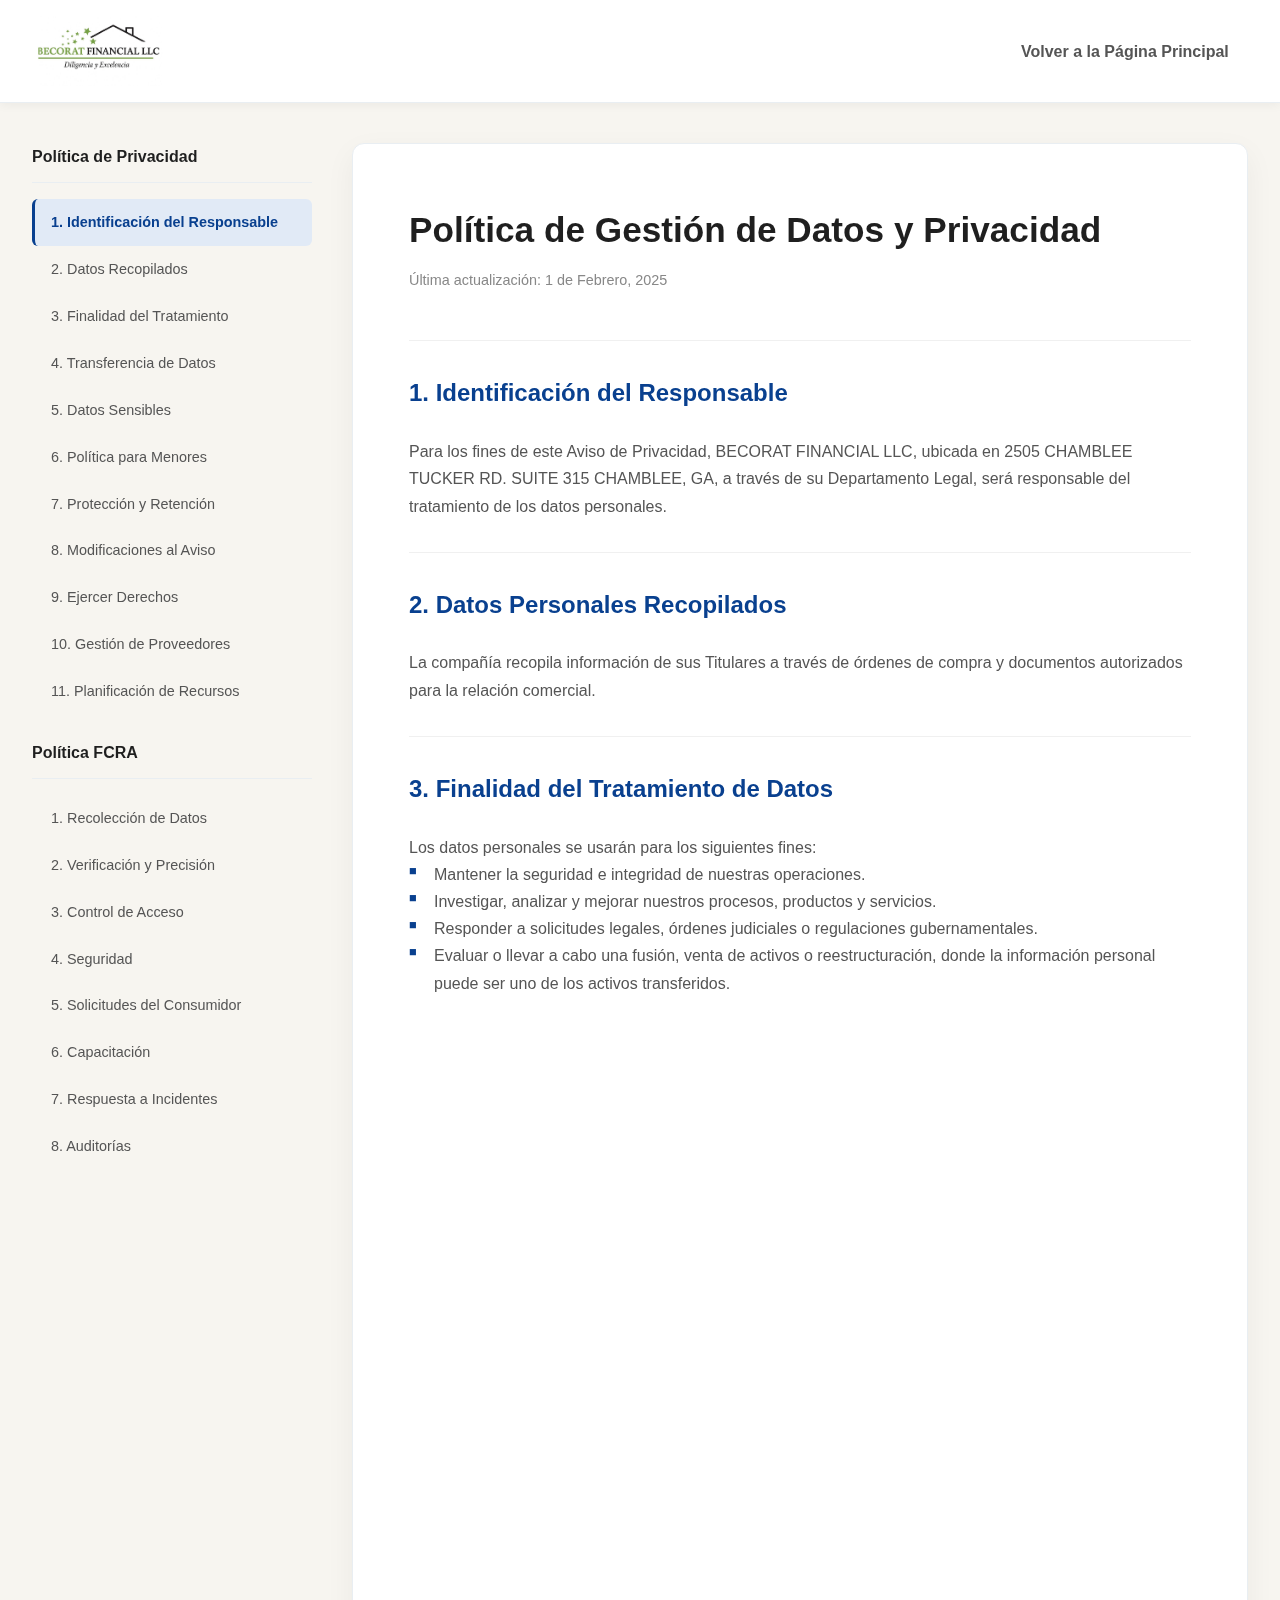
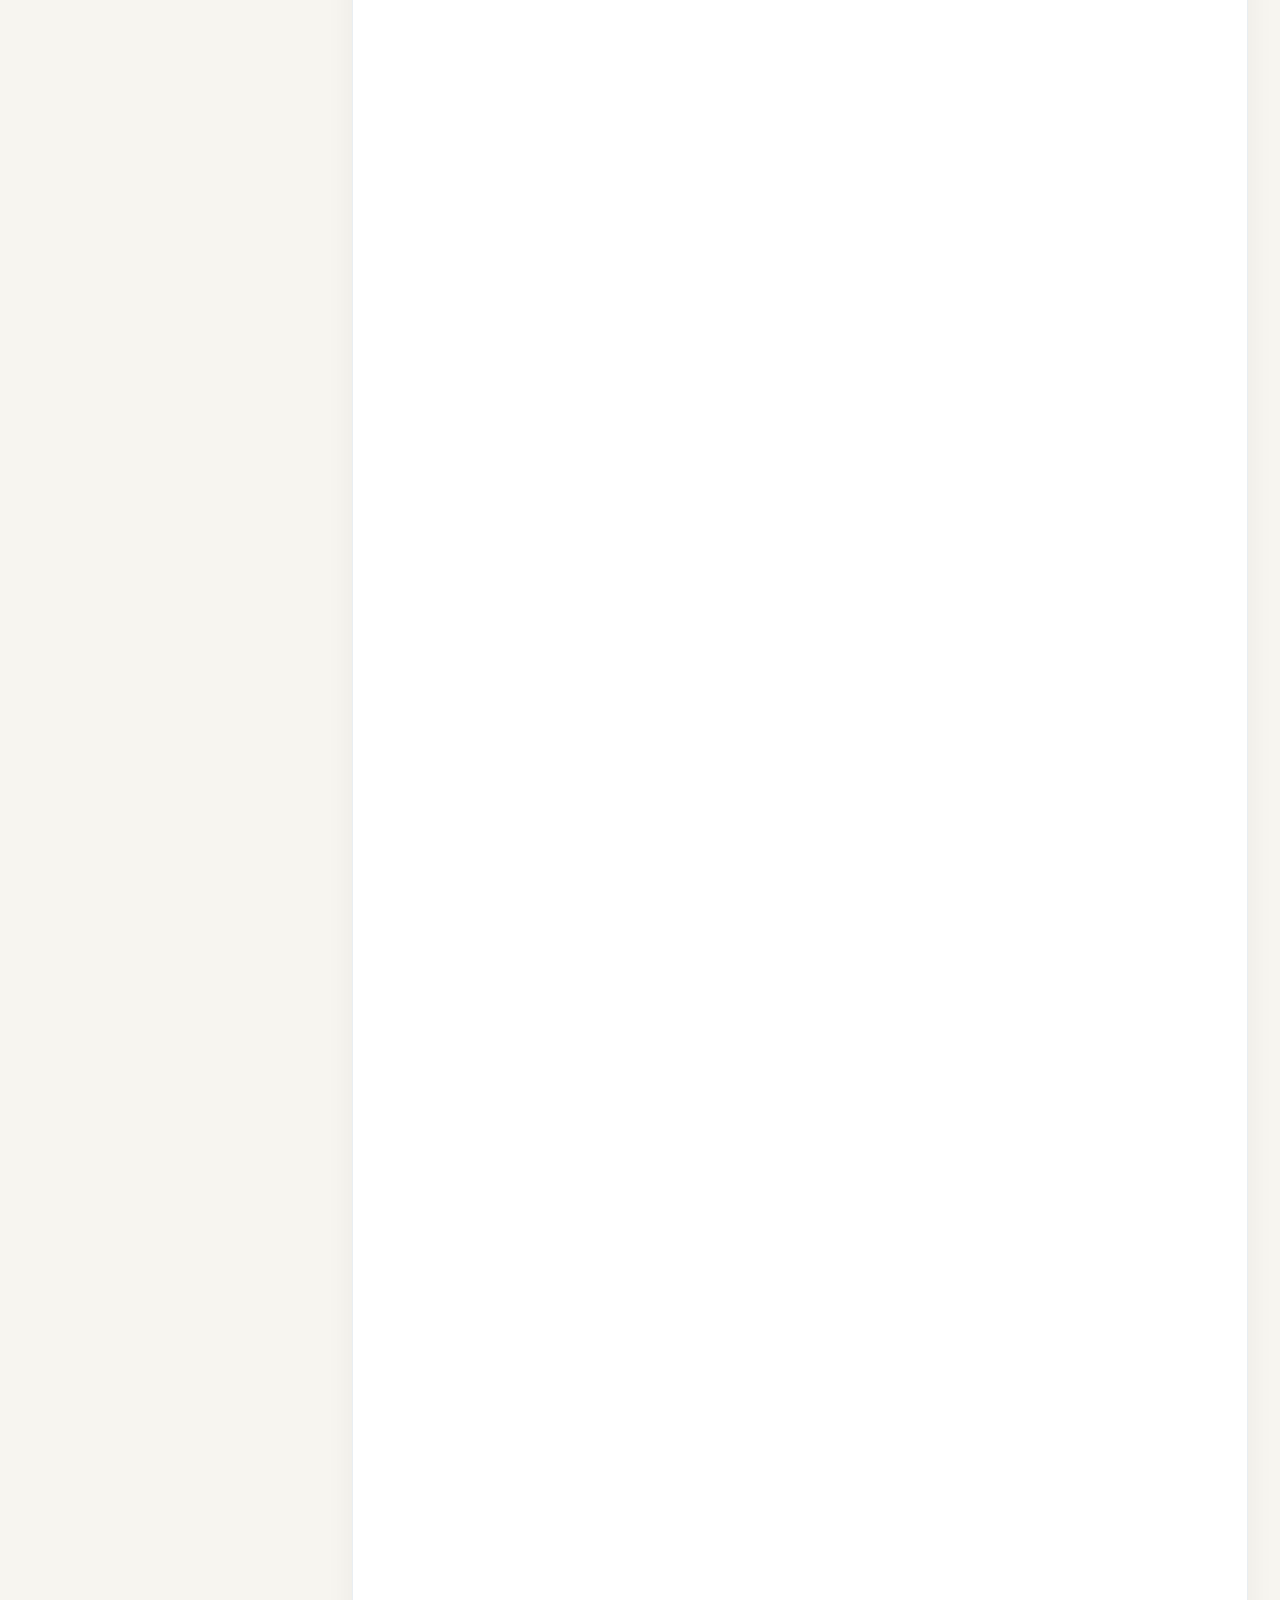
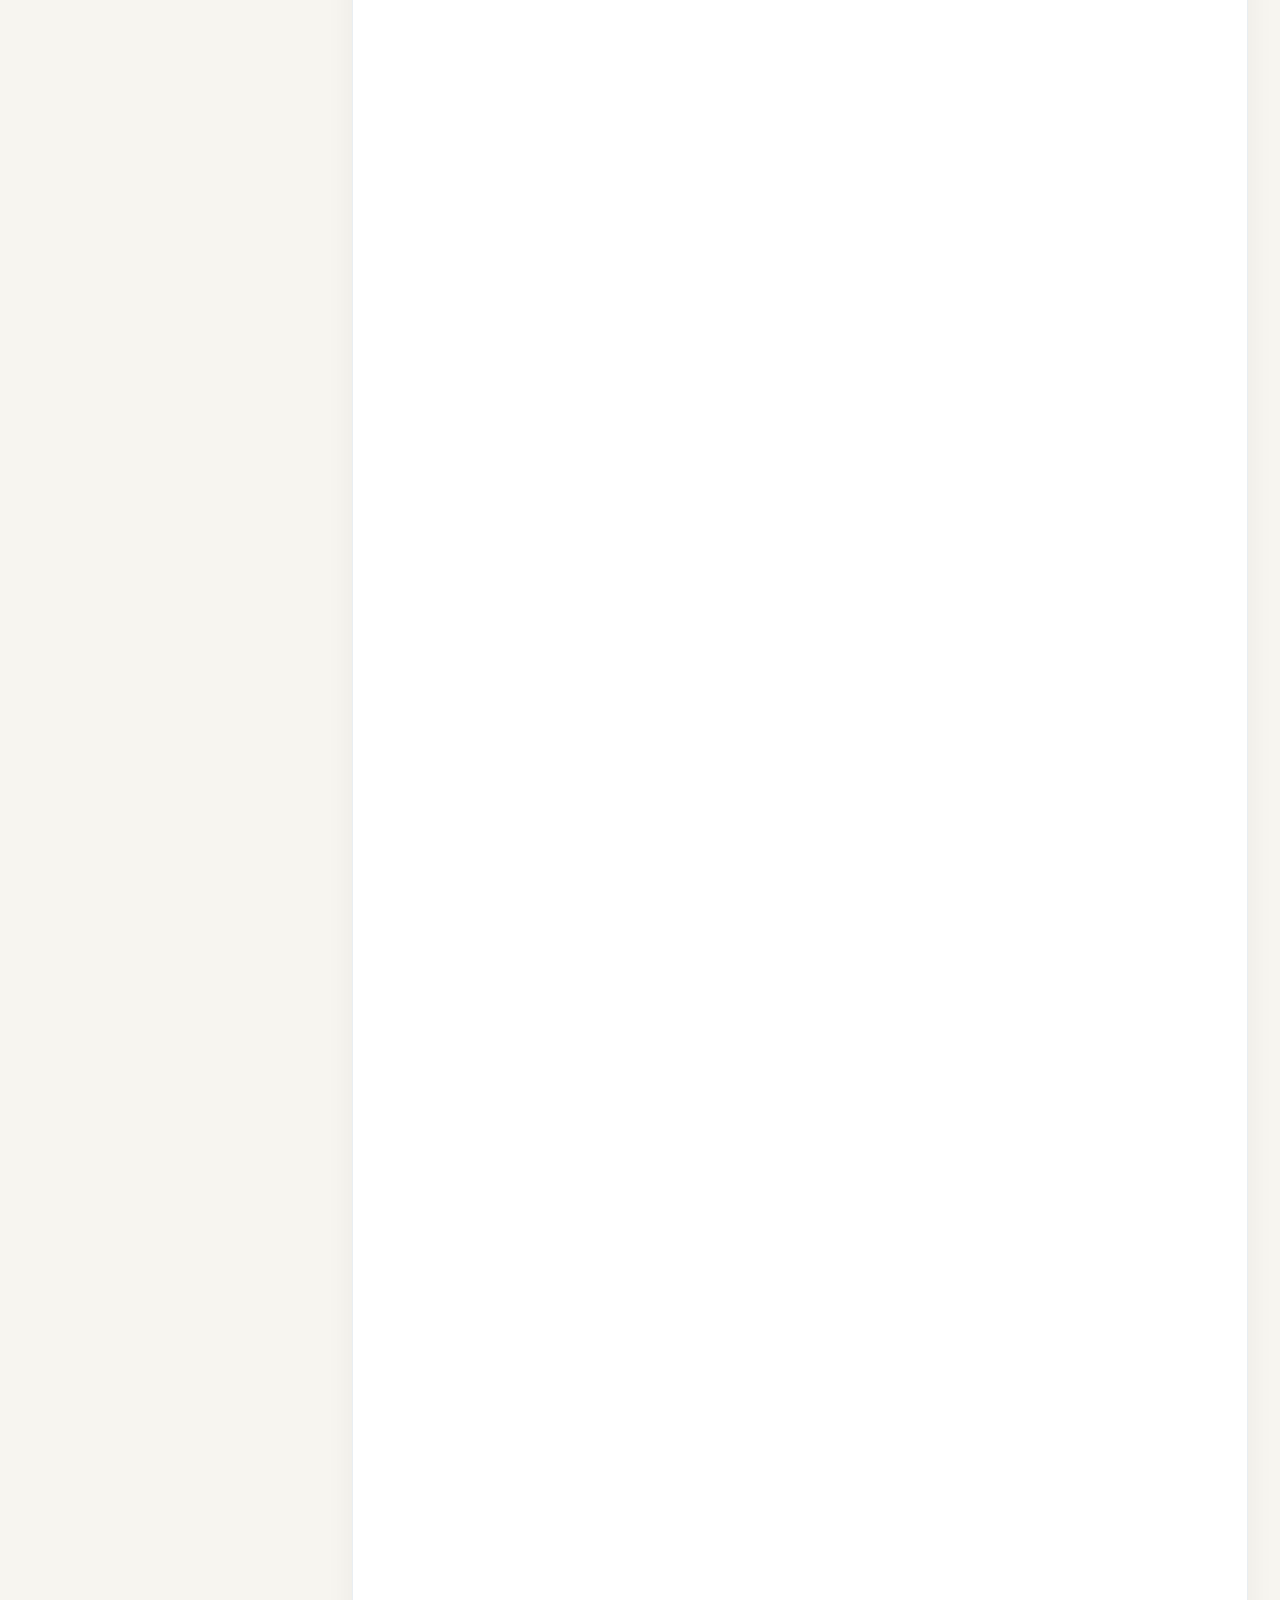
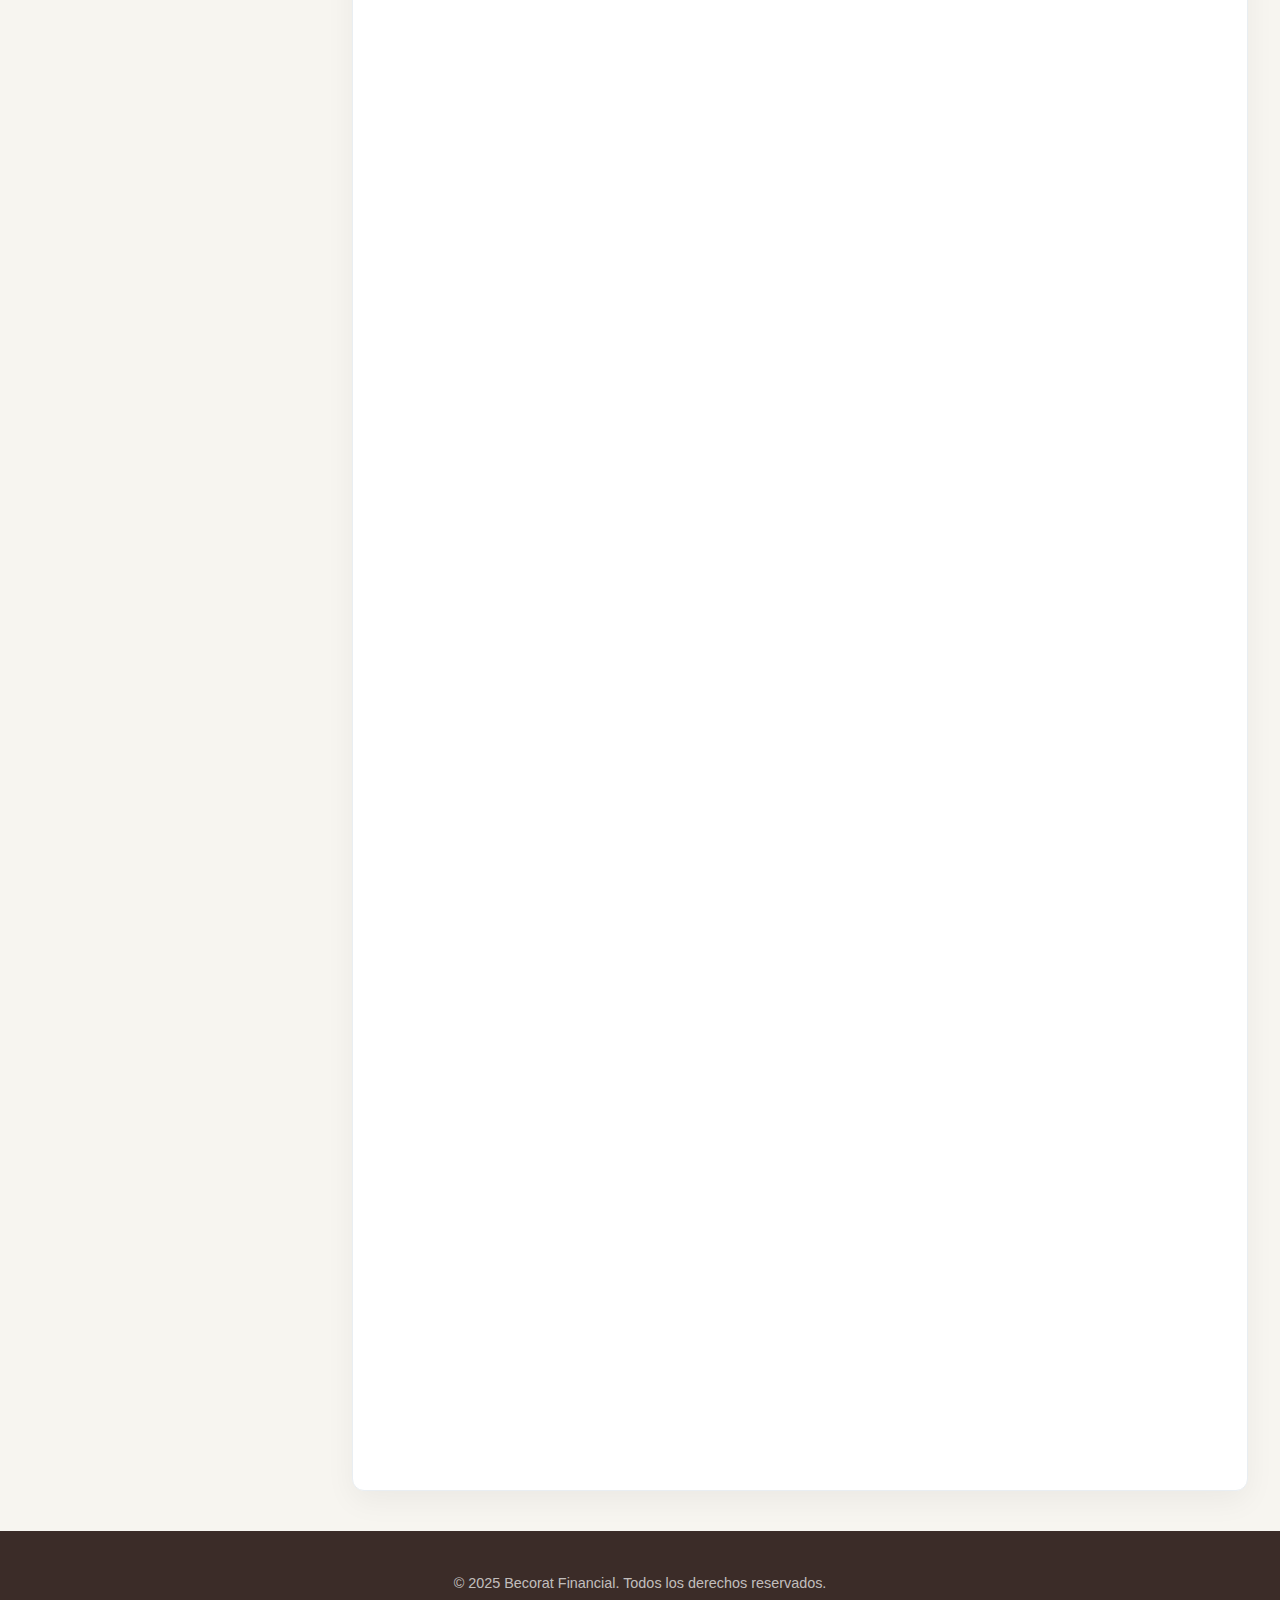
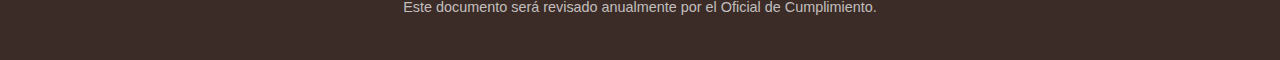
<file: politicas.html>
<!DOCTYPE html>
<html lang="es">
<head>
    <meta charset="UTF-8" />
    <meta name="viewport" content="width=device-width, initial-scale=1.0" />
    <title>Políticas y Cumplimiento - Becorat Financial</title>
    <link rel="stylesheet" href="css/politicas-styles.css" />
</head>
<body>
<header class="policy-header">
    <a href="index.html" class="policy-header__logo-container">
        <img src="img/logobeco.jpeg" alt="Logo de Becorat Financial" class="policy-header__logo-img">
    </a>

    <nav class="policy-header__nav">
        <a href="index.html">Volver a la Página Principal</a>
    </nav>
</header>
    <div class="policy-main-container">
        
        <aside class="policy-nav">
            <h3 class="policy-nav__title">Política de Privacidad</h3>
            <ul id="nav-privacidad" class="policy-nav-list">
                <li><a href="#priv-1">1. Identificación del Responsable</a></li>
                <li><a href="#priv-2">2. Datos Recopilados</a></li>
                <li><a href="#priv-3">3. Finalidad del Tratamiento</a></li>
                <li><a href="#priv-4">4. Transferencia de Datos</a></li>
                <li><a href="#priv-5">5. Datos Sensibles</a></li>
                <li><a href="#priv-6">6. Política para Menores</a></li>
                <li><a href="#priv-7">7. Protección y Retención</a></li>
                <li><a href="#priv-8">8. Modificaciones al Aviso</a></li>
                <li><a href="#priv-9">9. Ejercer Derechos</a></li>
                <li><a href="#priv-10">10. Gestión de Proveedores</a></li>
                <li><a href="#priv-11">11. Planificación de Recursos</a></li>
            </ul>
            <h3 class="policy-nav__title" style="margin-top: 1.5rem;">Política FCRA</h3>
             <ul id="nav-fcra" class="policy-nav-list">
                <li><a href="#fcra-1">1. Recolección de Datos</a></li>
                <li><a href="#fcra-2">2. Verificación y Precisión</a></li>
                <li><a href="#fcra-3">3. Control de Acceso</a></li>
                <li><a href="#fcra-4">4. Seguridad</a></li>
                <li><a href="#fcra-5">5. Solicitudes del Consumidor</a></li>
                <li><a href="#fcra-6">6. Capacitación</a></li>
                <li><a href="#fcra-7">7. Respuesta a Incidentes</a></li>
                <li><a href="#fcra-8">8. Auditorías</a></li>
            </ul>
        </aside>

        <main class="policy-content">
            <article>
                <h2 id="privacidad" class="reveal">Política de Gestión de Datos y Privacidad</h2>
                <p class="policy-last-updated reveal">Última actualización: 1 de Febrero, 2025</p>

                <section id="priv-1" class="policy-section reveal">
                    <h3>1. Identificación del Responsable</h3>
                    <p>Para los fines de este Aviso de Privacidad, BECORAT FINANCIAL LLC, ubicada en 2505 CHAMBLEE TUCKER RD. SUITE 315 CHAMBLEE, GA, a través de su Departamento Legal, será responsable del tratamiento de los datos personales.</p>
                </section>

                <section id="priv-2" class="policy-section reveal">
                    <h3>2. Datos Personales Recopilados</h3>
                    <p>La compañía recopila información de sus Titulares a través de órdenes de compra y documentos autorizados para la relación comercial.</p>
                </section>
                
                <section id="priv-3" class="policy-section reveal">
                    <h3>3. Finalidad del Tratamiento de Datos</h3>
                    <p>Los datos personales se usarán para los siguientes fines:</p>
                    <ul>
                        <li>Mantener la seguridad e integridad de nuestras operaciones.</li>
                        <li>Investigar, analizar y mejorar nuestros procesos, productos y servicios.</li>
                        <li>Responder a solicitudes legales, órdenes judiciales o regulaciones gubernamentales.</li>
                        <li>Evaluar o llevar a cabo una fusión, venta de activos o reestructuración, donde la información personal puede ser uno de los activos transferidos.</li>
                    </ul>
                </section>
                
                <section id="priv-4" class="policy-section reveal">
                    <h3>4. Transferencia de Datos Personales</h3>
                    <p>Los datos recopilados podrán ser procesados y transferidos a terceros nacionales que garanticen niveles adecuados de protección de datos personales, respetando siempre los derechos de los titulares.</p>
                </section>

                <section id="priv-5" class="policy-section reveal">
                    <h3>5. Política de Datos Sensibles</h3>
                    <p>La política de la Compañía es no solicitar ninguna información que se considere dato sensible, como religión, preferencias sexuales, opiniones políticas, entre otros.</p>
                </section>

                <section id="priv-6" class="policy-section reveal">
                    <h3>6. Política para Menores</h3>
                    <p>La política de la Compañía es no solicitar intencionadamente ni permitir que menores de edad proporcionen datos personales. La funcionalidad del sitio web está destinada al uso por parte de adultos.</p>
                </section>

                <section id="priv-7" class="policy-section reveal">
                    <h3>7. Protección y Retención de Datos Personales</h3>
                    <p>La Compañía adopta estrictas medidas de seguridad técnicas, físicas y administrativas para proteger su información. Sus datos personales serán retenidos por el tiempo necesario para cumplir con los fines establecidos y las obligaciones legales.</p>
                </section>

                <section id="priv-8" class="policy-section reveal">
                    <h3>8. Modificaciones al Aviso de Privacidad</h3>
                    <p>Nuestra Política de Privacidad puede cambiar en cualquier momento. Publicaremos los cambios a través de los canales existentes y, si son significativos, proporcionaremos un aviso más prominente.</p>
                </section>
                
                <section id="priv-9" class="policy-section reveal">
                    <h3>9. Mecanismo para Ejercer Derechos</h3>
                    <p>Si tiene preguntas, comentarios o desea ejercer sus derechos, puede contactarnos:</p>
                    <div class="contact-box">
                        <p><strong>Teléfono (EE. UU.):</strong> (470) 775-6030</p>
                        <p><strong>Email:</strong> info@becoratfinancial.com</p>
                        <p><strong>Dirección:</strong> BECORAT FINANCIAL LLC, 2505 CHAMBLEE TUCKER RD, SUITE 315 GA, 30341, Attn: Data Privacy Officer</p>
                    </div>
                    <p>Nos esforzamos por responder a las solicitudes en un plazo de 45 días, con una posible extensión de 45 días adicionales si es necesario, informándole por escrito.</p>
                </section>

                <section id="priv-10" class="policy-section reveal">
                    <h3>10. Gestión de Proveedores</h3>
                    <p>Se busca asegurar que todos los proveedores externos que acceden, procesan o almacenan información de informes de crédito cumplan con la Ley de Informe Justo de Crédito (FCRA) y los estándares de seguridad de la compañía.</p>
                    <h4>Criterios de Selección y Contratación</h4>
                    <ul>
                        <li>Los proveedores deben demostrar cumplimiento con la FCRA.</li>
                        <li>Se debe firmar un acuerdo formal que describa sus obligaciones.</li>
                        <li>Deben mantener políticas de privacidad y protección de datos alineadas con las leyes federales y estatales.</li>
                    </ul>
                    <h4>Confidencialidad, Seguridad y Auditoría</h4>
                    <p>Los proveedores deben implementar controles para proteger la confidencialidad de los datos y notificar de inmediato sobre cualquier incidente de seguridad. BECORAT FINANCIAL LLC se reserva el derecho de realizar auditorías periódicas para verificar el cumplimiento.</p>
                </section>

                <section id="priv-11" class="policy-section reveal">
                    <h3>11. Planificación de Recursos</h3>
                    <p>Asegurar la asignación adecuada de recursos humanos y tecnológicos para cumplir con las obligaciones de la FCRA.</p>
                    <h4>Recursos Humanos (Personal)</h4>
                    <ul>
                        <li><strong>Roles y Responsabilidades:</strong> Se designa un Oficial de Privacidad de Datos y un Equipo de Cumplimiento para supervisar y alinear las prácticas con los requisitos de la FCRA.</li>
                        <li><strong>Capacitación del Personal:</strong> Todos los empleados con acceso a informes de crédito deben completar una capacitación anual obligatoria sobre la FCRA, los derechos del consumidor y el manejo seguro de la información.</li>
                    </ul>
                    <h4>Recursos Tecnológicos</h4>
                    <ul>
                        <li><strong>Infraestructura:</strong> Se implementan sistemas de control de acceso basado en roles, autenticación multifactor (MFA), registro de actividad y cifrado de datos (AES-256).</li>
                        <li><strong>Seguridad y Prevención:</strong> Se utilizan antivirus y firewalls actualizados, sistemas de detección de incidentes (SIEM) y se realizan copias de seguridad periódicas.</li>
                    </ul>
                </section>
            </article>
            
            <article style="margin-top: 4rem;">
                <h2 id="fcra" class="reveal">Política de Cumplimiento con la FCRA</h2>

                <section id="fcra-1" class="policy-section reveal">
                    <h3>1. Procedimiento de Recolección de Datos</h3>
                    <h4>Acciones:</h4>
                    <ul>
                        <li>Se recolecta únicamente la información necesaria y permitida por la FCRA.</li>
                        <li>Se informa al consumidor y se obtiene su consentimiento por escrito cuando es requerido.</li>
                    </ul>
                    <h4>Controles:</h4>
                    <ul>
                        <li>El registro de consentimiento se archiva digitalmente por al menos 5 años.</li>
                    </ul>
                </section>

                <section id="fcra-2" class="policy-section reveal">
                    <h3>2. Verificación y Precisión de Datos</h3>
                    <h4>Acciones:</h4>
                    <ul>
                        <li>Los datos se validan con doble verificación (humana o software).</li>
                        <li>Las disputas de los consumidores se investigan en un plazo de 30 días.</li>
                    </ul>
                    <h4>Controles:</h4>
                    <ul>
                        <li>Se mantiene un registro de auditoría completo de cada acceso y modificación.</li>
                    </ul>
                </section>

                <section id="fcra-3" class="policy-section reveal">
                    <h3>3. Control de Acceso y Confidencialidad</h3>
                    <h4>Acciones:</h4>
                    <ul>
                        <li>Se implementa control de acceso basado en roles (RBAC) y autenticación multifactor (MFA).</li>
                        <li>Todo el personal firma acuerdos de confidencialidad.</li>
                    </ul>
                    <h4>Controles:</h4>
                    <ul>
                        <li>Se realizan auditorías trimestrales de accesos y se eliminan inmediatamente las credenciales de empleados inactivos.</li>
                    </ul>
                </section>

                <section id="fcra-4" class="policy-section reveal">
                    <h3>4. Seguridad de la Información</h3>
                    <h4>Acciones:</h4>
                    <ul>
                        <li>Se cifran los datos en reposo y en tránsito (AES-256, TLS 1.2+).</li>
                        <li>Los datos se almacenan en servidores seguros con certificaciones (SOC 2, ISO 27001).</li>
                        <li>Se utilizan firewalls, antivirus y software de monitoreo activo.</li>
                    </ul>
                    <h4>Controles:</h4>
                    <ul>
                        <li>Se realizan pruebas de penetración anuales y copias de seguridad diarias.</li>
                    </ul>
                </section>

                <section id="fcra-5" class="policy-section reveal">
                    <h3>5. Manejo de Solicitudes del Consumidor</h3>
                    <h4>Acciones:</h4>
                    <ul>
                        <li>Se establece un canal formal para que los consumidores soliciten acceso a su información, con un plazo de respuesta no mayor a 30 días hábiles.</li>
                    </ul>
                </section>

                <section id="fcra-6" class="policy-section reveal">
                    <h3>6. Capacitación del Personal</h3>
                    <h4>Acciones:</h4>
                    <ul>
                        <li>Se ofrece formación inicial y anual sobre la FCRA, privacidad y seguridad de datos, incluyendo simulacros de respuesta a incidentes.</li>
                    </ul>
                    <h4>Controles:</h4>
                    <ul>
                        <li>Se mantiene un registro firmado de la participación en las capacitaciones.</li>
                    </ul>
                </section>

                <section id="fcra-7" class="policy-section reveal">
                    <h3>7. Respuesta ante Incidentes</h3>
                    <h4>Acciones:</h4>
                    <ul>
                        <li>Se identifica y contiene cualquier incidente de seguridad de forma inmediata.</li>
                        <li>Se notifica a los consumidores y autoridades si la información se ve comprometida, conforme a la FCRA.</li>
                    </ul>
                    <h4>Controles:</h4>
                    <ul>
                        <li>Plan de respuesta a incidentes actualizado anualmente.</li>
                        <li>Equipo designado de respuesta y revisión post-mortem.</li>
                    </ul>
                </section>

                <section id="fcra-8" class="policy-section reveal">
                    <h3>8. Auditorías y Cumplimiento</h3>
                    <h4>Acciones:</h4>
                    <ul>
                        <li>Se realizan auditorías internas semestrales y externas anuales para evaluar el cumplimiento con FCRA, GLBA y otras leyes aplicables.</li>
                    </ul>
                    <h4>Controles:</h4>
                    <ul>
                        <li>Los informes de auditoría se presentan a la alta dirección y se documenta el seguimiento de los planes de acción correctiva.</li>
                    </ul>
                </section>
            </article>
        </main>
    </div>

    <footer class="policy-footer">
        <p>© 2025 Becorat Financial. Todos los derechos reservados.</p>
        <p>Este documento será revisado anualmente por el Oficial de Cumplimiento.</p>
    </footer>

    <script>
        document.addEventListener('DOMContentLoaded', function () {
            // --- Observer #1: Para animaciones de entrada ---
            const revealObserver = new IntersectionObserver((entries) => {
                entries.forEach(entry => {
                    if (entry.isIntersecting) {
                        entry.target.classList.add('active');
                        revealObserver.unobserve(entry.target); // Opcional: deja de observar el elemento una vez animado para mejorar el rendimiento
                    }
                });
            }, {
                threshold: 0.1 // Se activa cuando el 10% del elemento es visible
            });

            document.querySelectorAll('.reveal').forEach(el => {
                revealObserver.observe(el);
            });

            // --- Observer #2: Para el menú de navegación activo (Scroll-Spy) ---
            const navObserver = new IntersectionObserver((entries) => {
                entries.forEach(entry => {
                    if (entry.isIntersecting) {
                        const id = entry.target.getAttribute('id');
                        const navLink = document.querySelector(`.policy-nav-list a[href="#${id}"]`);
                        
                        document.querySelectorAll('.policy-nav-list a.active').forEach(activeLink => {
                            activeLink.classList.remove('active');
                        });
                        if (navLink) {
                            navLink.classList.add('active');
                        }
                    }
                });
            }, {
                rootMargin: "-40% 0px -55% 0px" // Activa el enlace cuando está en la zona media-alta de la pantalla
            });

            document.querySelectorAll('.policy-section').forEach(section => {
                navObserver.observe(section);
            });
        });
    </script>

</body>
</html>
</file>
<file: css/styles.css>
:root {
  --color-azul-principal: #09408f;
  --color-azul-claro: #e1eaf6;
  --color-fondo-beige: #f7f5f0;
  --color-texto-oscuro: #1f1f1f;
  --color-texto-secundario: #555;
  --color-marron-acento: #3b2c28;
  --color-blanco: #ffffff;
  --color-verde-whatsapp: #25d366;
  --color-borde-suave: #e9eef2;
  --transicion-suave: all 0.3s ease;
}
/* Becorat Financial destacado */
.hero__titulo--principal {
    color: #1db954;
    font-size: 2em;    /* Cambia aquí el tamaño */
    font-weight: bold;
    line-height: 1.1;
    display: inline-block;
}

.hero__titulo--accent {
    font-size: 1em;    /* Cambia aquí el tamaño */
    color: #222;
    font-weight: 400;
}

* {
  margin: 0;
  padding: 0;
  box-sizing: border-box;
}

html {
  scroll-behavior: smooth;
}

body {
  font-family: -apple-system, BlinkMacSystemFont, "Segoe UI", Roboto, "Helvetica Neue", Arial, sans-serif;
  background-color: var(--color-blanco);
  color: var(--color-texto-secundario);
  line-height: 1.6;
  font-size: 16px;
}

.container {
  width: 100%;
  max-width: 1200px;
  margin: 0 auto;
  padding: 0 1.5rem;
}

/* --- Barra de Navegación --- */
.navbar {
    position: sticky;
    top: 0;
    left: 0;
    width: 100%;
    background-color: rgba(255, 255, 255, 0.95);
    backdrop-filter: blur(10px);
    -webkit-backdrop-filter: blur(10px);
    z-index: 1000;
    border-bottom: 1px solid var(--color-borde-suave);
    transition: all 0.3s ease;
}
.navbar__container {
    display: flex;
    align-items: center;
    justify-content: space-between;
    height: 90px;
    transition: height 0.3s ease;
}
.navbar.scrolled .navbar__container {
    height: 70px;
}
.navbar__logo-link {
    text-decoration: none;
}
.navbar__logo-img {
  max-width: 250px;
  height: auto;
  max-height: 74px; /* Controlamos la altura máxima */
  display: block;
  transition: transform 0.3s ease;
}
.navbar__links {
    display: flex;
    gap: 1.5rem;
}
.navbar__link {
    font-weight: 500;
    color: var(--color-texto-secundario);
    position: relative;
    padding: 0.5rem 0;
    text-decoration: none;
}
.navbar__link::after {
    content: '';
    position: absolute;
    bottom: 0;
    left: 0;
    width: 0;
    height: 2px;
    background-color: var(--color-azul-principal);
    transition: width 0.3s ease;
}
.navbar__link:hover::after {
    width: 100%;
}
.btn--navbar {
    padding: 0.6rem 1.2rem;
    background: var(--color-azul-principal);
    color: var(--color-blanco);
    text-decoration: none;
}
.btn--navbar:hover {
    background: #073372;
}

/* --- Componentes Reutilizables --- */
.btn {
  display: inline-flex;
  align-items: center;
  justify-content: center;
  font-weight: 600;
  padding: 0.9rem 2rem;
  border-radius: 8px;
  border: 2px solid transparent;
  transition: var(--transicion-suave);
  cursor: pointer;
  font-size: 1rem;
  text-decoration: none;
}
.btn--whatsapp {
  background: linear-gradient(45deg, #25d366, #128c7e);
  color: var(--color-blanco);
  box-shadow: 0 4px 20px rgba(37, 211, 102, 0.3);
}
.btn--whatsapp:hover {
  transform: translateY(-3px);
  box-shadow: 0 6px 25px rgba(37, 211, 102, 0.4);
}
.btn--outline {
  border-color: var(--color-azul-principal);
  color: var(--color-azul-principal);
}
.btn--outline:hover {
  background-color: var(--color-azul-principal);
  color: var(--color-blanco);
  transform: translateY(-3px);
}
.btn__icon {
  width: 1.2rem;
  height: 1.2rem;
  margin-right: 0.7rem;
}

.section-header {
  text-align: center;
  max-width: 750px;
  margin: 0 auto 4rem auto;
}
.section-header__titulo {
  font-size: 2.8rem;
  font-weight: 700;
  color: var(--color-texto-oscuro);
  margin-bottom: 1rem;
}
.section-header__subtexto {
  font-size: 1.1rem;
  line-height: 1.7;
}

/* --- Animaciones al Desplazar --- */
.reveal {
  opacity: 0;
  transform: translateY(30px);
  transition: opacity 0.8s ease-out, transform 0.8s ease-out;
}
.reveal.active {
  opacity: 1;
  transform: translateY(0);
}

/* --- 1. HERO CON IMÁGENES DESTACADAS --- */
.hero {
  padding: 5rem 0;
  overflow: hidden;
}
.hero__content {
  display: flex;
  align-items: center;
  gap: 2rem;
}
.hero__texto {
  flex: 1 1 55%;
  z-index: 2;
}
.hero__subheading {
  display: inline-block;
  background-color: var(--color-azul-claro);
  color: var(--color-azul-principal);
  font-size: 0.9rem;
  font-weight: 600;
  padding: 0.4rem 1rem;
  border-radius: 20px;
  margin-bottom: 1.5rem;
}
.hero__titulo {
  font-size: 3.2rem;
  font-weight: 700;
  color: var(--color-texto-oscuro);
  line-height: 1.2;
  margin-bottom: 1.5rem;
  opacity: 0;
  transform: translateX(-30px);
  transition: opacity 0.8s ease-out 0.2s, transform 0.8s ease-out 0.2s;
}
.hero__titulo.active {
  opacity: 1;
  transform: translateX(0);
}
.hero__titulo--accent {
  color: var(--color-azul-principal);
}
.hero__descripcion {
  font-size: 1.1rem;
  margin-bottom: 2.5rem;
  max-width: 95%;
}
.hero__botones {
  display: flex;
  align-items: center;
  gap: 1rem;
}
.hero__featured-images {
  flex: 1 1 45%;
  display: flex;
  gap: 1.5rem;
  justify-content: center;
  align-items: center;
  perspective: 1000px;
}
.hero__featured-image {
  width: 180px;
  height: 220px;
  object-fit: cover;
  border-radius: 12px;
  box-shadow: 0 10px 30px rgba(0,0,0,0.1);
  opacity: 0;
  transform: translateY(40px) rotateY(-20deg);
  transition: all 0.6s ease-out;
}
.hero__featured-image.active {
  opacity: 1;
  transform: translateY(0) rotateY(0);
}
.hero__featured-image:nth-child(1) { transition-delay: 0.4s; }
.hero__featured-image:nth-child(2) { transition-delay: 0.6s; transform: translateY(20px) rotateY(-20deg); }
.hero__featured-image:nth-child(3) { transition-delay: 0.8s; }

/* --- Secciones Generales --- */
.productos-premium { padding: 6rem 0; background-color: var(--color-fondo-beige); }
.futuro-financiero { padding: 6rem 0; }
.como-funciona { padding: 6rem 0; background-color: var(--color-fondo-beige); }
.faq { padding: 6rem 0; }

/* --- 2. PRODUCTOS PREMIUM --- */
.productos-premium__grid {
  display: grid;
  grid-template-columns: repeat(auto-fill, minmax(350px, 1fr));
  gap: 2.5rem;
}
.producto-card-full {
  background-color: var(--color-blanco);
  border-radius: 12px;
  border: 1px solid var(--color-borde-suave);
  box-shadow: 0 5px 20px rgba(0,0,0,0.05);
  overflow: hidden;
  display: flex;
  flex-direction: column;
  transition: all 0.3s ease;
}
.producto-card-full:hover {
    transform: translateY(-5px);
    box-shadow: 0 12px 30px rgba(0,0,0,0.08);
}
.producto-card-full__img-wrapper img {
  width: 100%;
  height: 280px;
  object-fit: cover;
}
.producto-card-full__contenido {
  padding: 1.5rem;
  display: flex;
  flex-direction: column;
  flex-grow: 1;
}
.producto-card-full__contenido h3 {
  font-size: 1.3rem;
  font-weight: 600;
  color: var(--color-texto-oscuro);
  margin-bottom: 0.5rem;
  line-height: 1.3;
}
.producto-card-full__contenido .stars { color: #ffc107; font-size: 0.9rem; }
.producto-card-full__contenido .collection { font-size: 0.9rem; color: var(--color-texto-secundario); font-weight: normal; margin-bottom: 1rem; display: block; }
.producto-card-full__descripcion { margin-bottom: 1.5rem; }
.producto-card-full__boton-wrapper { margin-top: auto; }
.btn--small { padding: 0.6rem 1.2rem; font-size: 0.9rem; }

/* --- Acordeones (Productos y FAQ) --- */
.accordion {
    border-top: 1px solid var(--color-borde-suave);
    margin-top: 1rem;
}
.faq .accordion {
    border: 1px solid var(--color-borde-suave);
    border-radius: 8px;
    margin-bottom: 1rem;
    overflow: hidden;
    background-color: var(--color-blanco);
}
.accordion__button {
    width: 100%;
    display: flex;
    justify-content: space-between;
    align-items: center;
    padding: 1rem 0;
    background: none;
    border: none;
    cursor: pointer;
    font-size: 0.9rem;
    font-weight: 600;
    color: var(--color-texto-secundario);
    text-align: left;
}
.faq .accordion__button {
    padding: 1.2rem 1.5rem;
    font-size: 1.1rem;
    color: var(--color-texto-oscuro);
}
.accordion__button:hover {
    color: var(--color-azul-principal);
}
.accordion__content {
    max-height: 0;
    overflow: hidden;
    transition: max-height 0.4s ease-out;
}
.faq .accordion__content {
    padding: 0 1.5rem 1.5rem 1.5rem;
    color: var(--color-texto-secundario);
    line-height: 1.7;
}
.accordion__list {
    padding: 0.5rem 0;
    font-size: 0.9rem;
    list-style-type: none;
}
.accordion__chevron {
    width: 16px;
    height: 16px;
    transition: transform 0.4s ease;
    background-image: url("data:image/svg+xml,%3Csvg xmlns='http://www.w3.org/2000/svg' viewBox='0 0 24 24' fill='%23555'%3E%3Cpath d='M7.41 8.59L12 13.17l4.59-4.58L18 10l-6 6-6-6 1.41-1.41z'/%3E%3C/svg%3E");
    background-size: contain;
    flex-shrink: 0;
    margin-left: 1rem;
}
.accordion__button[aria-expanded="true"] .accordion__chevron {
    transform: rotate(180deg);
}

/* --- 3. FUTURO FINANCIERO (BENEFICIOS) --- */
.futuro-financiero__grid {
  display: grid;
  grid-template-columns: repeat(3, 1fr);
  gap: 2rem;
}
.beneficio-card {
  text-align: center;
  padding: 2.5rem 2rem;
  border: 1px solid var(--color-borde-suave);
  border-radius: 12px;
  transition: all 0.3s ease;
  background-color: var(--color-blanco);
}
.beneficio-card:hover {
  transform: translateY(-5px);
  border-color: var(--color-azul-principal);
  box-shadow: 0 10px 30px rgba(4, 52, 116, 0.08);
}
.beneficio-card__icono {
  background-color: var(--color-azul-claro);
  width: 70px;
  height: 70px;
  border-radius: 50%;
  display: flex;
  align-items: center;
  justify-content: center;
  margin: 0 auto 1.5rem auto;
}
.beneficio-card__icono img {
  width: 38px;
  height: 38px;
}
.beneficio-card h3 {
  font-size: 1.3rem;
  font-weight: 600;
  color: var(--color-texto-oscuro);
  margin-bottom: 0.75rem;
}

/* --- 4. CÓMO FUNCIONA --- */
.como-funciona__grid {
  display: grid;
  grid-template-columns: repeat(4, 1fr);
  gap: 2rem;
  margin-top: 3rem;
  position: relative;
}
.como-funciona__grid::before {
    content: '';
    position: absolute;
    top: 25px;
    left: 15%;
    right: 15%;
    height: 2px;
    background-image: linear-gradient(to right, var(--color-borde-suave) 50%, transparent 50%);
    background-size: 10px 2px;
    z-index: 0;
}
.paso-card {
  text-align: center;
  position: relative;
  z-index: 1;
  background-color: var(--color-fondo-beige);
  padding: 1.5rem;
  border-radius: 8px;
}
.paso-card__numero {
  width: 50px;
  height: 50px;
  background-color: var(--color-blanco);
  border: 2px solid var(--color-azul-principal);
  color: var(--color-azul-principal);
  border-radius: 50%;
  font-size: 1.5rem;
  font-weight: 700;
  display: flex;
  align-items: center;
  justify-content: center;
  margin: 0 auto 1.5rem auto;
  transition: all 0.3s ease;
}
.paso-card:hover .paso-card__numero {
    background-color: var(--color-azul-principal);
    color: var(--color-blanco);
    transform: scale(1.1);
}
.paso-card h3 {
  font-size: 1.2rem;
  font-weight: 600;
  color: var(--color-texto-oscuro);
  margin-bottom: 0.5rem;
}

/* --- Footer --- */
.footer {
  background-color: var(--color-marron-acento);
  color: var(--color-blanco);
  padding-top: 5rem;
  font-size: 0.95rem;
}
.footer__content {
  display: grid;
  grid-template-columns: 2fr 1fr 1fr;
  gap: 3rem;
  padding-bottom: 4rem;
}
.footer__logo {
  font-size: 1.8rem;
  font-weight: 700;
  margin-bottom: 1rem;
}
.footer__texto {
  color: rgba(255, 255, 255, 0.7);
  line-height: 1.7;
  padding-right: 2rem;
}
.footer__col h4 {
  font-size: 1.1rem;
  font-weight: 600;
  margin-bottom: 1.5rem;
}
.footer__col ul {
    list-style: none;
    padding: 0;
}
.footer__col ul li {
  margin-bottom: 0.5rem;
}
.footer__col ul li a {
  color: rgba(255, 255, 255, 0.7);
  text-decoration: none;
  padding: 0.2rem 0;
}
.footer__col ul li a:hover {
  color: var(--color-blanco);
}
.footer__bottom {
  text-align: center;
  border-top: 1px solid rgba(255, 255, 255, 0.15);
  padding: 1.5rem 0;
  color: rgba(255, 255, 255, 0.6);
  font-size: 0.9rem;
}




/* --- Media Queries --- */
@media (max-width: 992px) {
  .navbar__links, .btn--navbar { display: none; }
  .hero__content { flex-direction: column; text-align: center; }
  .hero__texto { order: 1; align-self: center; }
  .hero__featured-images { order: 2; margin-top: 2rem; }
  .hero__botones { justify-content: center; }
  .futuro-financiero__grid { grid-template-columns: 1fr; }
  .como-funciona__grid { grid-template-columns: repeat(2, 1fr); }
  .como-funciona__grid::before { display: none; }
  .footer__content { grid-template-columns: 1fr; text-align: center; }
  .footer__texto { padding-right: 0; }
}

@media (max-width: 768px) {
    .section-header__titulo, .hero__titulo { font-size: 2.2rem; }
}

/* --- Layout para la sección de Vajillas --- */
.vajillas { padding: 6rem 0; background-color: var(--color-fondo-beige); }

/* 3 columnas en desktop, 2 en tablet, 1 en móvil */
#vajillas .productos-premium__grid {
  display: grid !important;
  grid-template-columns: repeat(3, minmax(340px, 1fr)) !important;
  gap: 2.5rem !important;
}
#vajillas .productos-premium__grid > * { min-width: 0; } /* evita colapsos raros */

@media (max-width: 992px) {
  #vajillas .productos-premium__grid {
    grid-template-columns: repeat(2, minmax(270px, 1fr)) !important;
  }
}
@media (max-width: 640px) {
  #vajillas .productos-premium__grid {
    grid-template-columns: 1fr !important;
  }
}

/* aseguran que cada tarjeta ocupe todo el ancho de su celda */
#vajillas .producto-card-full { width: 100%; }
#vajillas .producto-card-full__img-wrapper img {
  width: 100%; height: 280px; object-fit: cover;
}
.futuro-financiero__grid {
  display: grid;
  grid-template-columns: repeat(3, minmax(0, 1fr));
  gap: 2rem;
}
.beneficio-card { width: 100%; height: 100%; }

@media (max-width: 992px) {
  .futuro-financiero__grid { grid-template-columns: repeat(2, 1fr); }
}
@media (max-width: 640px) {
  .futuro-financiero__grid { grid-template-columns: 1fr; }
}

/* Aviso legal centrado y con buen contraste */
.legal-disclaimer { background: #1f2937; }
.legal-disclaimer__text {
  margin: 0;
  padding: 1rem 0 2rem;
  text-align: center;
  color: rgba(255,255,255,.75);
  font-size: .95rem;
  line-height: 1.6;
}
.legal-disclaimer__text a { color: #a5b4fc; text-decoration: underline; }
.legal-disclaimer__text a:hover { color: #c7d2fe; }
</file>
<file: css/politicas-styles.css>
:root {
  --color-azul-principal: #09408f;
  --color-azul-claro: #e1eaf6;
  --color-fondo-beige: #f7f5f0;
  --color-texto-oscuro: #1f1f1f;
  --color-texto-secundario: #555;
  --color-marron-acento: #3b2c28;
  --color-blanco: #ffffff;
  --color-borde-suave: #e9eef2;
  --transicion-suave: all 0.3s ease;
}

* {
  margin: 0;
  padding: 0;
  box-sizing: border-box;
}

html {
  scroll-behavior: smooth;
}

body {
  font-family: -apple-system, BlinkMacSystemFont, "Segoe UI", Roboto, "Helvetica Neue", Arial, sans-serif;
  background-color: var(--color-fondo-beige);
  color: var(--color-texto-secundario);
  line-height: 1.7;
}

/* --- Animaciones de Entrada --- */
.reveal {
  opacity: 0;
  transform: translateY(20px);
  transition: opacity 0.6s ease-out, transform 0.6s ease-out;
}
.reveal.active {
  opacity: 1;
  transform: translateY(0);
}

/* --- Encabezado --- */
.policy-header {
  background-color: var(--color-blanco);
  padding: 1rem 2rem;
  border-bottom: 1px solid var(--color-borde-suave);
  display: flex;
  justify-content: space-between;
  align-items: center;
  position: sticky;
  top: 0;
  z-index: 1000;
  box-shadow: 0 2px 10px rgba(0,0,0,0.05);
}
.policy-header__logo-img {
  max-width: 250px;
  max-height: 70px;
  height: auto;
  display: block;
}
.policy-header__nav a {
  font-weight: 600;
  color: var(--color-texto-secundario);
  padding: 0.6rem 1.2rem;
  border-radius: 6px;
  text-decoration: none;
  transition: var(--transicion-suave);
}
.policy-header__nav a:hover {
  background-color: var(--color-azul-principal);
  color: var(--color-blanco);
}

/* --- Contenedor Principal de Dos Columnas --- */
.policy-main-container {
  display: flex;
  max-width: 1400px;
  margin: 2.5rem auto;
  gap: 2.5rem;
  padding: 0 2rem;
  align-items: flex-start;
}

/* --- Barra Lateral de Navegación --- */
.policy-nav {
  flex: 0 0 280px;
  position: sticky;
  top: 120px; /* Ajustado para el header pegajoso */
}
.policy-nav__title {
  font-size: 1rem;
  font-weight: 700;
  color: var(--color-texto-oscuro);
  padding-bottom: 0.75rem;
  margin-bottom: 1rem;
  border-bottom: 1px solid var(--color-borde-suave);
}
.policy-nav ul {
  list-style: none;
  padding: 0;
}
.policy-nav ul li a {
  display: block;
  padding: 0.7rem 1rem;
  font-size: 0.9rem;
  color: var(--color-texto-secundario);
  border-radius: 6px;
  transition: var(--transicion-suave);
  border-left: 3px solid transparent;
  text-decoration: none;
}
.policy-nav ul li a:hover {
  background-color: var(--color-azul-claro);
  color: var(--color-azul-principal);
  transform: translateX(5px);
}
.policy-nav ul li a.active {
  color: var(--color-azul-principal);
  font-weight: 700;
  background-color: var(--color-azul-claro);
  border-left: 3px solid var(--color-azul-principal);
}

/* --- Contenido Principal --- */
.policy-content {
  flex: 1;
  background-color: var(--color-blanco);
  border-radius: 12px;
  border: 1px solid var(--color-borde-suave);
  padding: 3.5rem;
  box-shadow: 0 10px 30px rgba(0,0,0,0.05);
}
.policy-content h2 {
  font-size: 2.2rem;
  font-weight: 700;
  color: var(--color-texto-oscuro);
  margin-bottom: 0.5rem;
}
.policy-last-updated {
  font-size: 0.9rem;
  color: #888;
  margin-bottom: 3rem;
}
.policy-section {
  margin-bottom: 2rem;
  padding-top: 2rem;
  border-top: 1px solid #f0f0f0;
}
.policy-section:first-child {
  padding-top: 0;
  border-top: none;
}
.policy-section h3 {
  font-size: 1.5rem;
  font-weight: 700;
  color: var(--color-azul-principal);
  margin-bottom: 1.5rem;
}
.policy-section h4 {
  font-size: 1.1rem;
  font-weight: 600;
  color: var(--color-marron-acento);
  margin: 1.5rem 0 1rem 0;
}
.policy-section ul {
  list-style: none;
  padding-left: 0;
}
.policy-section ul li {
  position: relative;
  padding-left: 25px;
}
.policy-section ul li::before {
  content: '■';
  position: absolute;
  left: 0;
  top: 0;
  font-size: 0.8rem;
  line-height: 1.6;
  color: var(--color-azul-principal);
}
.contact-box {
  background-color: var(--color-azul-claro);
  border: 1px solid #cce0ff;
  padding: 1.5rem;
  margin: 1.5rem 0;
  border-radius: 6px;
  transition: var(--transicion-suave);
}
.contact-box:hover {
    transform: translateY(-3px);
    box-shadow: 0 4px 15px rgba(0,0,0,0.07);
}
.contact-box strong {
  color: var(--color-azul-principal);
}

/* --- Pie de Página --- */
.policy-footer {
  text-align: center;
  padding: 2.5rem;
  margin-top: 2rem;
  background-color: var(--color-marron-acento);
  color: rgba(255, 255, 255, 0.7);
  font-size: 0.9rem;
}

/* --- Media Queries --- */
@media screen and (max-width: 1024px) {
  .policy-main-container {
    flex-direction: column;
  }
  .policy-nav {
    position: static;
    width: 100%;
    margin-bottom: 2rem;
  }
}
@media screen and (max-width: 768px) {
  .policy-header { padding: 1rem; }
  .policy-main-container { margin: 1.5rem auto; padding: 0 1rem; }
  .policy-content { padding: 2rem; }
  .policy-nav { display: none; }
}
</file>
